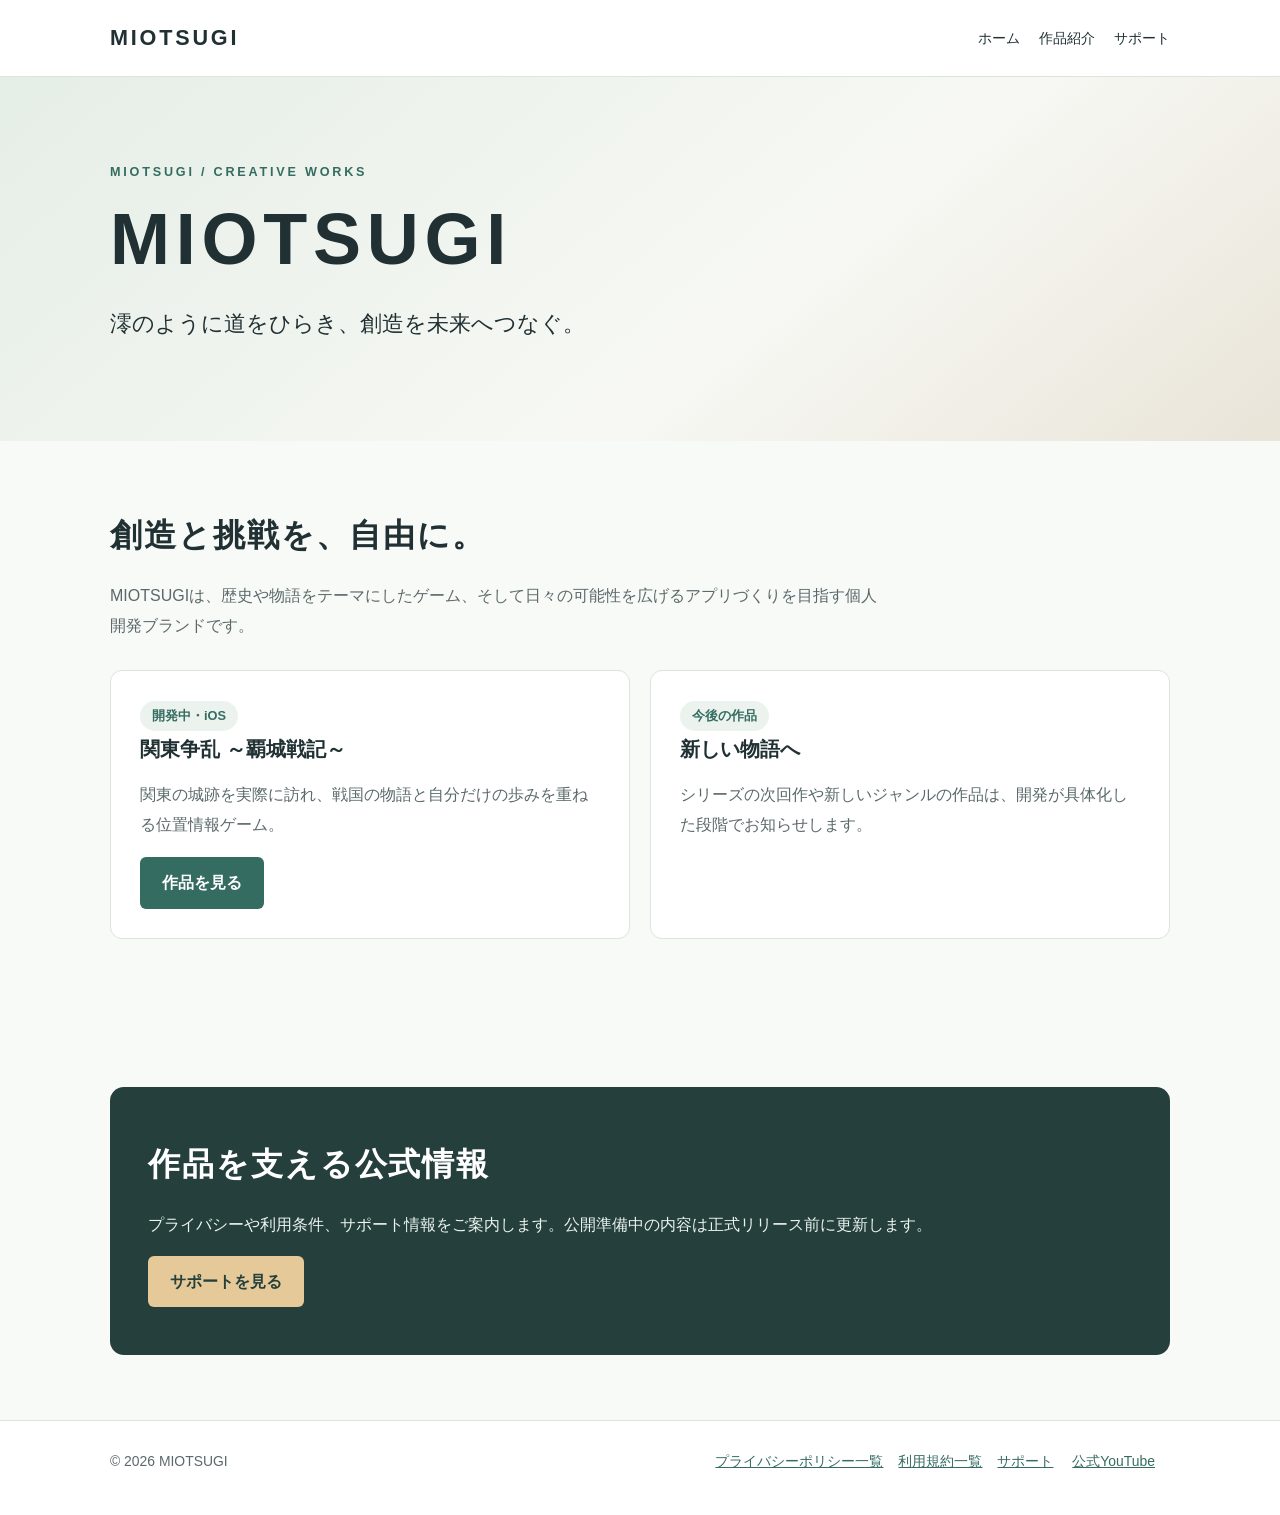
<file: index.html>
<!doctype html><html lang="ja"><head><meta charset="utf-8"><meta name="viewport" content="width=device-width, initial-scale=1"><meta name="description" content="澪のように道をひらき、創造を未来へつなぐ。"><meta name="theme-color" content="#356c62"><title>公式サイト | MIOTSUGI</title><link rel="stylesheet" href="./assets/css/style.css"></head><body><header class="site-header"><div class="wrap nav"><a class="logo" href="./">MIOTSUGI</a><nav class="navlinks" aria-label="メインナビゲーション"><a href="./">ホーム</a><a href="./games/hajo-senki/">作品紹介</a><a href="./support/">サポート</a></nav></div></header><main><section class="hero"><div class="wrap"><div class="eyebrow">MIOTSUGI / CREATIVE WORKS</div><h1>MIOTSUGI</h1><p class="lead">澪のように道をひらき、創造を未来へつなぐ。</p></div></section><section class="section"><div class="wrap"><h2>創造と挑戦を、自由に。</h2><p class="intro">MIOTSUGIは、歴史や物語をテーマにしたゲーム、そして日々の可能性を広げるアプリづくりを目指す個人開発ブランドです。</p><div class="cards"><article class="card"><span class="pill">開発中・iOS</span><h3>関東争乱 ～覇城戦記～</h3><p>関東の城跡を実際に訪れ、戦国の物語と自分だけの歩みを重ねる位置情報ゲーム。</p><a class="btn" href="games/hajo-senki/">作品を見る</a></article><article class="card"><span class="pill">今後の作品</span><h3>新しい物語へ</h3><p>シリーズの次回作や新しいジャンルの作品は、開発が具体化した段階でお知らせします。</p></article></div></div></section><section class="section"><div class="wrap"><div class="banner"><h2>作品を支える公式情報</h2><p>プライバシーや利用条件、サポート情報をご案内します。公開準備中の内容は正式リリース前に更新します。</p><a class="btn" href="support/">サポートを見る</a></div></div></section></main><footer class="footer"><div class="wrap"><span>© 2026 MIOTSUGI</span><div><a href="./privacy/">プライバシーポリシー一覧</a><a href="./terms/">利用規約一覧</a><a href="./support/">サポート</a>
<a href="https://www.youtube.com/@transient_digitalworks" target="_blank" rel="noopener noreferrer">公式YouTube</a>
</div></div></footer></body></html>
</file>
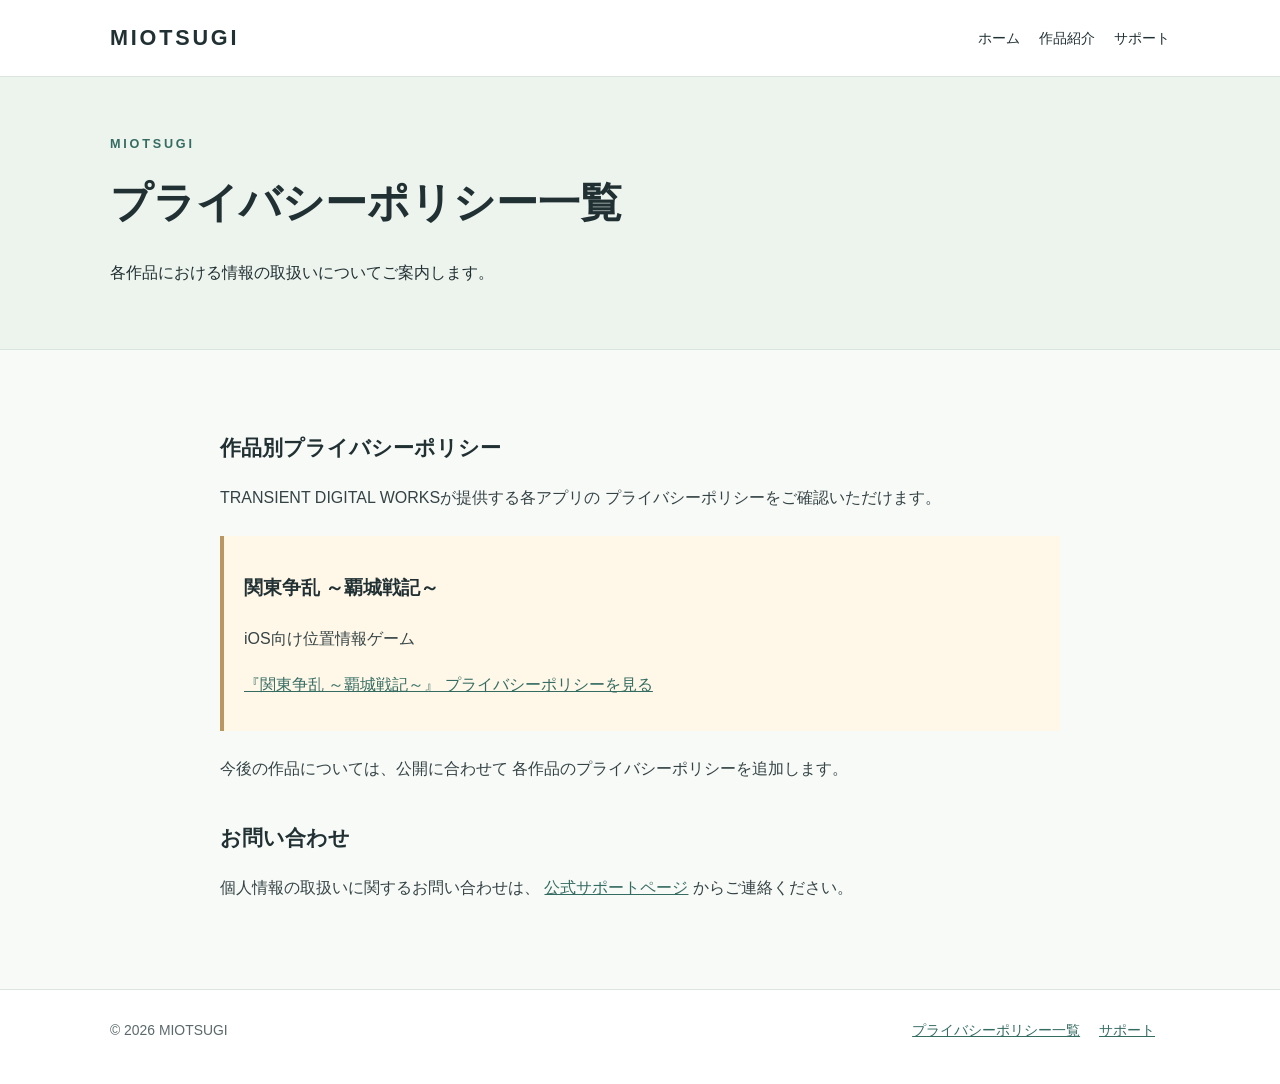
<file: privacy/index.html>
<!DOCTYPE html>
<html lang="ja">
<head>
  <meta charset="utf-8">
  <meta name="viewport" content="width=device-width, initial-scale=1">
  <meta name="description" content="TRANSIENT DIGITAL WORKSが提供するアプリのプライバシーポリシー一覧。">
  <meta name="theme-color" content="#356c62">
  <title>プライバシーポリシー一覧 | MIOTSUGI</title>
  <link rel="stylesheet" href="../assets/css/style.css">
</head>
<body>

<header class="site-header">
  <div class="wrap nav">
    <a class="logo" href="../">MIOTSUGI</a>
    <nav class="navlinks" aria-label="メインナビゲーション">
      <a href="../">ホーム</a>
      <a href="../games/hajo-senki/">作品紹介</a>
      <a href="../support/">サポート</a>
    </nav>
  </div>
</header>

<main>
  <section class="pagehead">
    <div class="wrap">
      <div class="eyebrow">MIOTSUGI</div>
      <h1>プライバシーポリシー一覧</h1>
      <p>各作品における情報の取扱いについてご案内します。</p>
    </div>
  </section>

  <section class="content wrap">
    <h2>作品別プライバシーポリシー</h2>

    <p>
      TRANSIENT DIGITAL WORKSが提供する各アプリの
      プライバシーポリシーをご確認いただけます。
    </p>

    <div class="note">
      <h3>関東争乱 ～覇城戦記～</h3>
      <p>iOS向け位置情報ゲーム</p>
      <p>
        <a href="./hajo-senki/">
          『関東争乱 ～覇城戦記～』
          プライバシーポリシーを見る
        </a>
      </p>
    </div>

    <p>
      今後の作品については、公開に合わせて
      各作品のプライバシーポリシーを追加します。
    </p>

    <h2>お問い合わせ</h2>
    <p>
      個人情報の取扱いに関するお問い合わせは、
      <a href="../support/">公式サポートページ</a>
      からご連絡ください。
    </p>
  </section>
</main>

<footer class="footer">
  <div class="wrap">
    <span>© 2026 MIOTSUGI</span>
    <div>
      <a href="../privacy/">プライバシーポリシー一覧</a>
      <a href="../support/">サポート</a>
    </div>
  </div>
</footer>

</body>
</html>
</file>
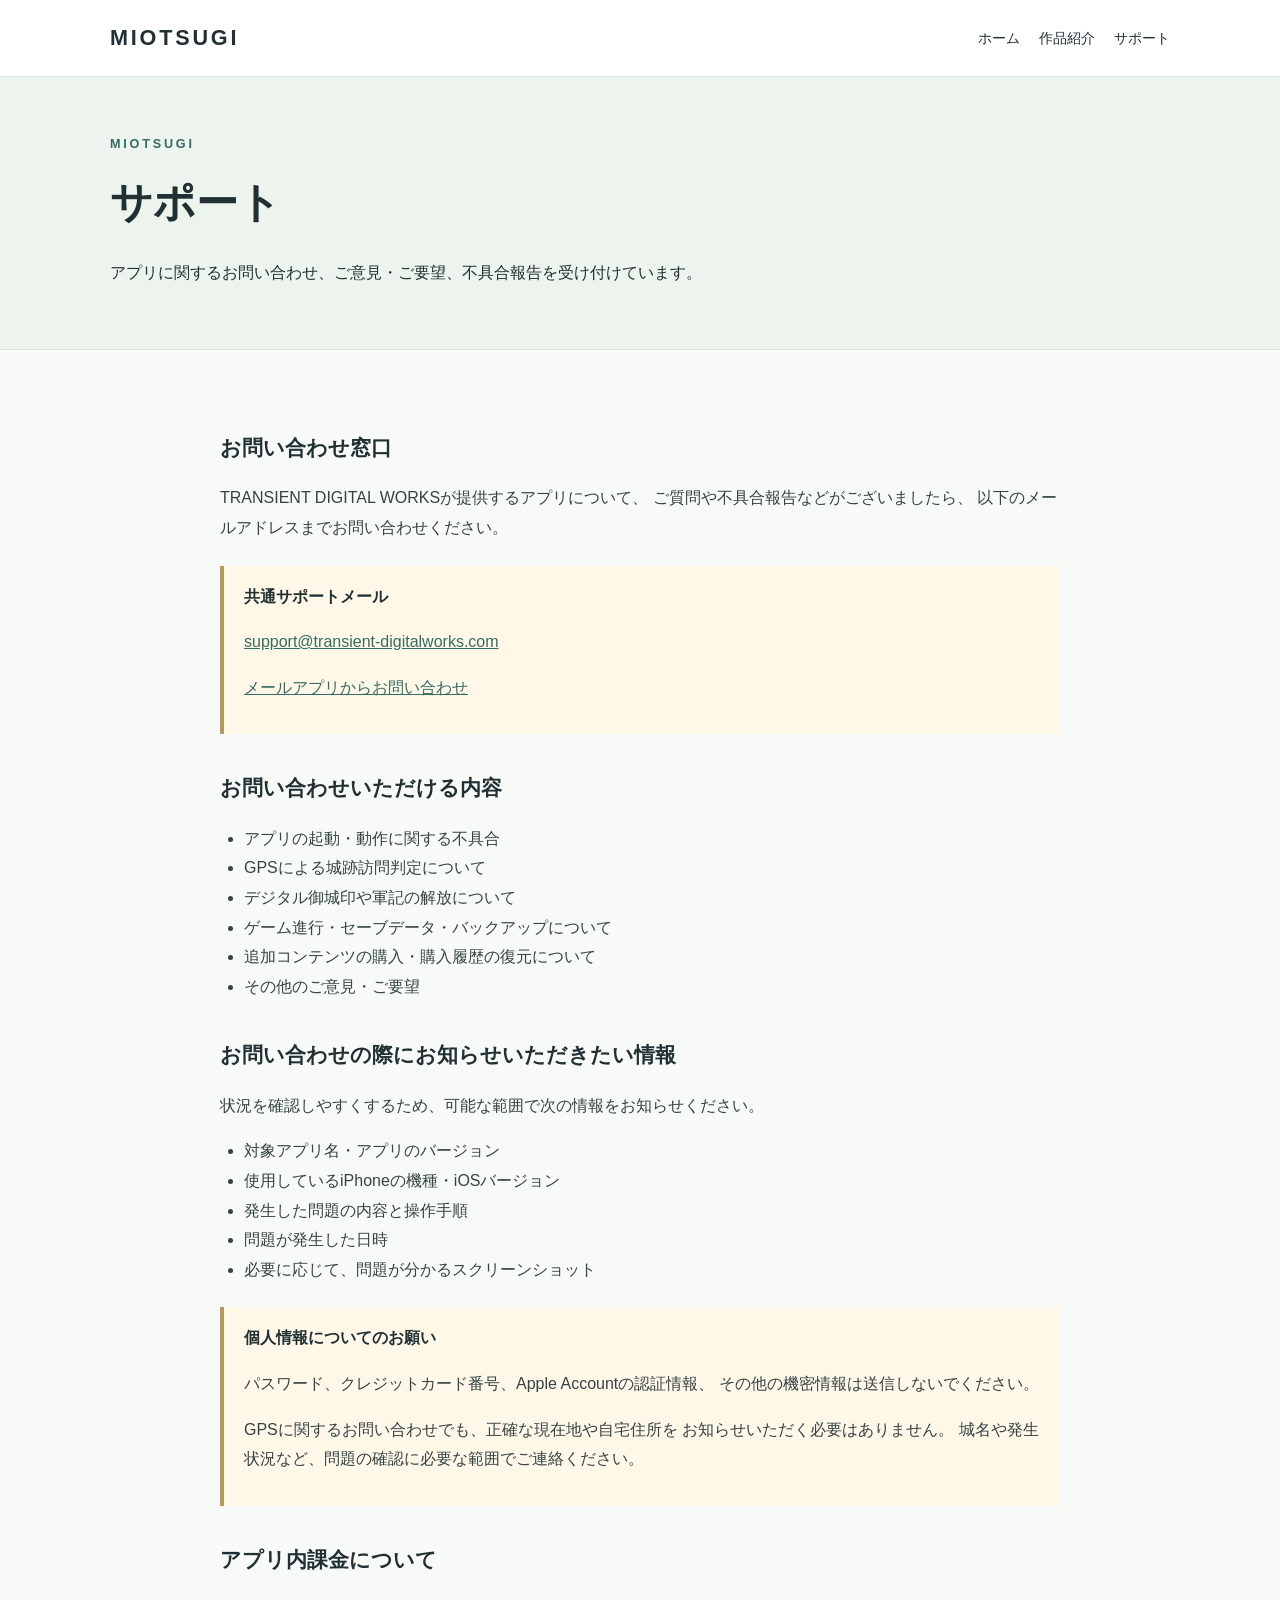
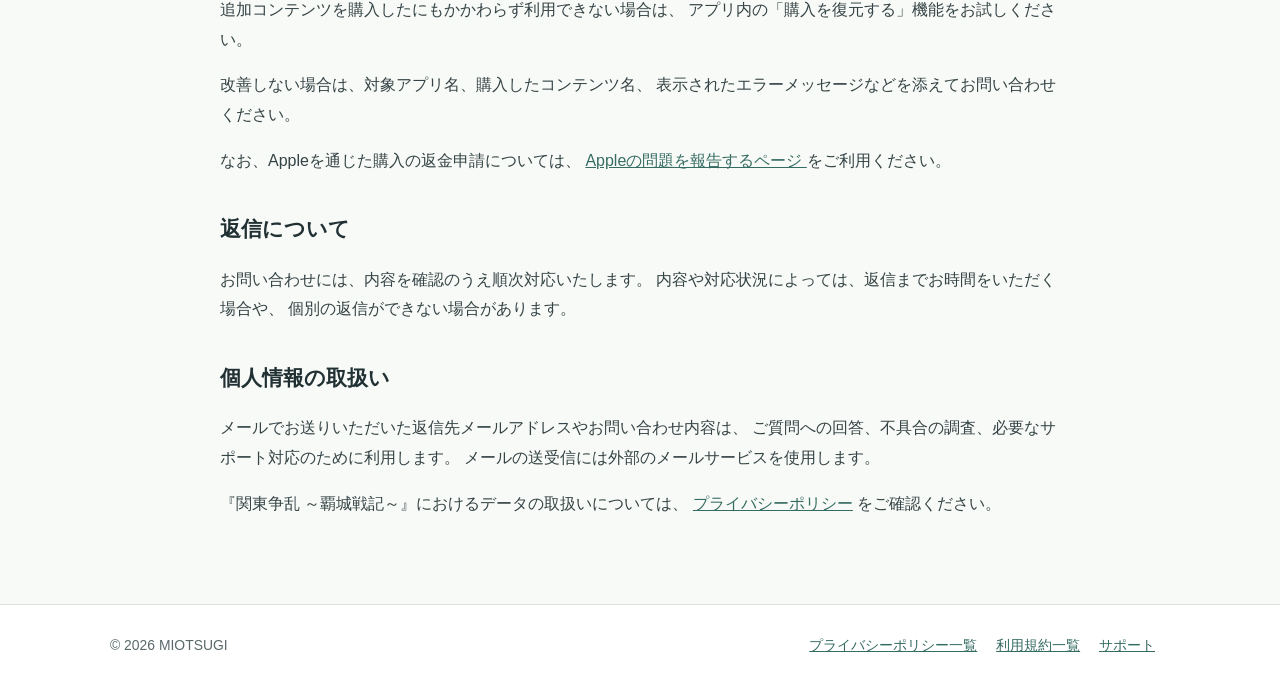
<file: support/index.html>
<!DOCTYPE html>
<html lang="ja">
<head>
  <meta charset="utf-8">
  <meta name="viewport" content="width=device-width, initial-scale=1">
  <meta name="description" content="TRANSIENT DIGITAL WORKSのアプリに関するお問い合わせ、不具合報告、ご意見・ご要望のご案内。">
  <meta name="theme-color" content="#356c62">
  <title>サポート | MIOTSUGI</title>
  <link rel="stylesheet" href="../assets/css/style.css">
</head>
<body>

<header class="site-header">
  <div class="wrap nav">
    <a class="logo" href="../">MIOTSUGI</a>
    <nav class="navlinks" aria-label="メインナビゲーション">
      <a href="../">ホーム</a>
      <a href="../games/hajo-senki/">作品紹介</a>
      <a href="../support/">サポート</a>
    </nav>
  </div>
</header>

<main>
  <section class="pagehead">
    <div class="wrap">
      <div class="eyebrow">MIOTSUGI</div>
      <h1>サポート</h1>
      <p>アプリに関するお問い合わせ、ご意見・ご要望、不具合報告を受け付けています。</p>
    </div>
  </section>

  <section class="content wrap">

    <h2>お問い合わせ窓口</h2>
    <p>
      TRANSIENT DIGITAL WORKSが提供するアプリについて、
      ご質問や不具合報告などがございましたら、
      以下のメールアドレスまでお問い合わせください。
    </p>

    <div class="note">
      <strong>共通サポートメール</strong>
      <p style="overflow-wrap:anywhere;">
        <a href="mailto:support@transient-digitalworks.com">
          support@transient-digitalworks.com
        </a>
      </p>
      <p>
        <a href="mailto:support@transient-digitalworks.com?subject=%E3%82%A2%E3%83%97%E3%83%AA%E3%81%AB%E9%96%A2%E3%81%99%E3%82%8B%E3%81%8A%E5%95%8F%E3%81%84%E5%90%88%E3%82%8F%E3%81%9B">
          メールアプリからお問い合わせ
        </a>
      </p>
    </div>

    <h2>お問い合わせいただける内容</h2>
    <ul>
      <li>アプリの起動・動作に関する不具合</li>
      <li>GPSによる城跡訪問判定について</li>
      <li>デジタル御城印や軍記の解放について</li>
      <li>ゲーム進行・セーブデータ・バックアップについて</li>
      <li>追加コンテンツの購入・購入履歴の復元について</li>
      <li>その他のご意見・ご要望</li>
    </ul>

    <h2>お問い合わせの際にお知らせいただきたい情報</h2>
    <p>
      状況を確認しやすくするため、可能な範囲で次の情報をお知らせください。
    </p>
    <ul>
      <li>対象アプリ名・アプリのバージョン</li>
      <li>使用しているiPhoneの機種・iOSバージョン</li>
      <li>発生した問題の内容と操作手順</li>
      <li>問題が発生した日時</li>
      <li>必要に応じて、問題が分かるスクリーンショット</li>
    </ul>

    <div class="note">
      <strong>個人情報についてのお願い</strong>
      <p>
        パスワード、クレジットカード番号、Apple Accountの認証情報、
        その他の機密情報は送信しないでください。
      </p>
      <p>
        GPSに関するお問い合わせでも、正確な現在地や自宅住所を
        お知らせいただく必要はありません。
        城名や発生状況など、問題の確認に必要な範囲でご連絡ください。
      </p>
    </div>

    <h2>アプリ内課金について</h2>
    <p>
      追加コンテンツを購入したにもかかわらず利用できない場合は、
      アプリ内の「購入を復元する」機能をお試しください。
    </p>
    <p>
      改善しない場合は、対象アプリ名、購入したコンテンツ名、
      表示されたエラーメッセージなどを添えてお問い合わせください。
    </p>
    <p>
      なお、Appleを通じた購入の返金申請については、
      <a href="https://reportaproblem.apple.com/"
         target="_blank" rel="noopener noreferrer">
        Appleの問題を報告するページ
      </a>
      をご利用ください。
    </p>

    <h2>返信について</h2>
    <p>
      お問い合わせには、内容を確認のうえ順次対応いたします。
      内容や対応状況によっては、返信までお時間をいただく場合や、
      個別の返信ができない場合があります。
    </p>

    <h2>個人情報の取扱い</h2>
    <p>
      メールでお送りいただいた返信先メールアドレスやお問い合わせ内容は、
      ご質問への回答、不具合の調査、必要なサポート対応のために利用します。
      メールの送受信には外部のメールサービスを使用します。
    </p>
    <p>
      『関東争乱 ～覇城戦記～』におけるデータの取扱いについては、
      <a href="../privacy/hajo-senki/">プライバシーポリシー</a>
      をご確認ください。
    </p>

  </section>
</main>

<footer class="footer">
  <div class="wrap">
    <span>© 2026 MIOTSUGI</span>
    <div>
     <a href="../privacy/">プライバシーポリシー一覧</a>
      <a href="../terms/">利用規約一覧</a>
      <a href="../support/">サポート</a>
    </div>
  </div>
</footer>

</body>
</html>
</file>
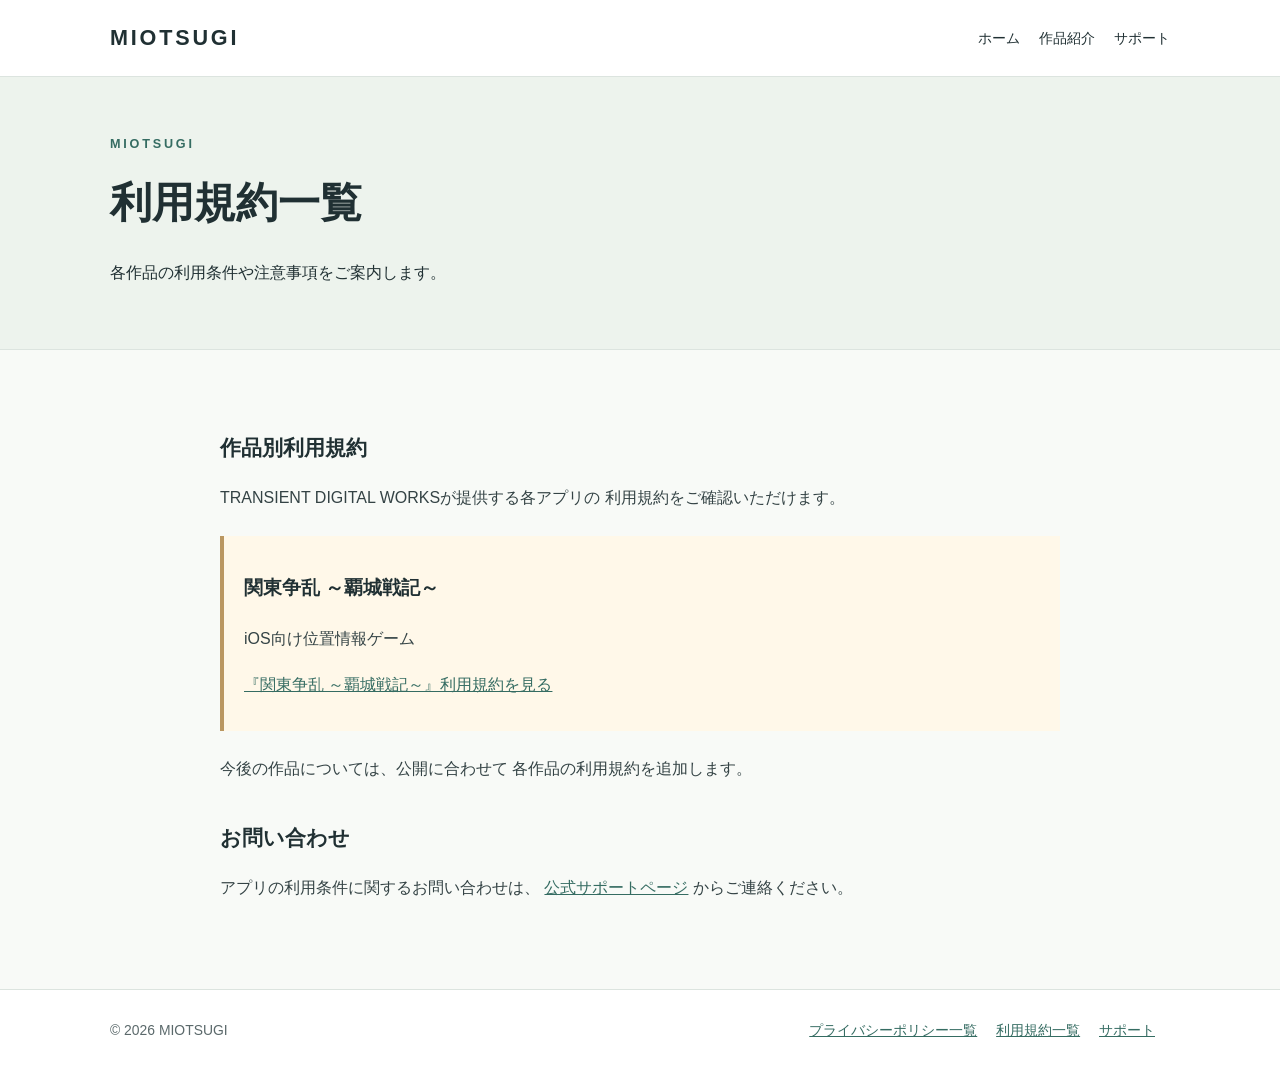
<file: terms/index.html>
<!DOCTYPE html>
<html lang="ja">
<head>
  <meta charset="utf-8">
  <meta name="viewport" content="width=device-width, initial-scale=1">
  <meta name="description" content="TRANSIENT DIGITAL WORKSが提供するアプリの利用規約一覧。">
  <meta name="theme-color" content="#356c62">
  <title>利用規約一覧 | MIOTSUGI</title>
  <link rel="stylesheet" href="../assets/css/style.css">
</head>
<body>

<header class="site-header">
  <div class="wrap nav">
    <a class="logo" href="../">MIOTSUGI</a>
    <nav class="navlinks" aria-label="メインナビゲーション">
      <a href="../">ホーム</a>
      <a href="../games/hajo-senki/">作品紹介</a>
      <a href="../support/">サポート</a>
    </nav>
  </div>
</header>

<main>
  <section class="pagehead">
    <div class="wrap">
      <div class="eyebrow">MIOTSUGI</div>
      <h1>利用規約一覧</h1>
      <p>各作品の利用条件や注意事項をご案内します。</p>
    </div>
  </section>

  <section class="content wrap">
    <h2>作品別利用規約</h2>

    <p>
      TRANSIENT DIGITAL WORKSが提供する各アプリの
      利用規約をご確認いただけます。
    </p>

    <div class="note">
      <h3>関東争乱 ～覇城戦記～</h3>
      <p>iOS向け位置情報ゲーム</p>
      <p>
        <a href="./hajo-senki/">
          『関東争乱 ～覇城戦記～』利用規約を見る
        </a>
      </p>
    </div>

    <p>
      今後の作品については、公開に合わせて
      各作品の利用規約を追加します。
    </p>

    <h2>お問い合わせ</h2>
    <p>
      アプリの利用条件に関するお問い合わせは、
      <a href="../support/">公式サポートページ</a>
      からご連絡ください。
    </p>
  </section>
</main>

<footer class="footer">
  <div class="wrap">
    <span>© 2026 MIOTSUGI</span>
    <div>
      <a href="../privacy/">プライバシーポリシー一覧</a>
      <a href="../terms/">利用規約一覧</a>
      <a href="../support/">サポート</a>
    </div>
  </div>
</footer>

</body>
</html>
</file>
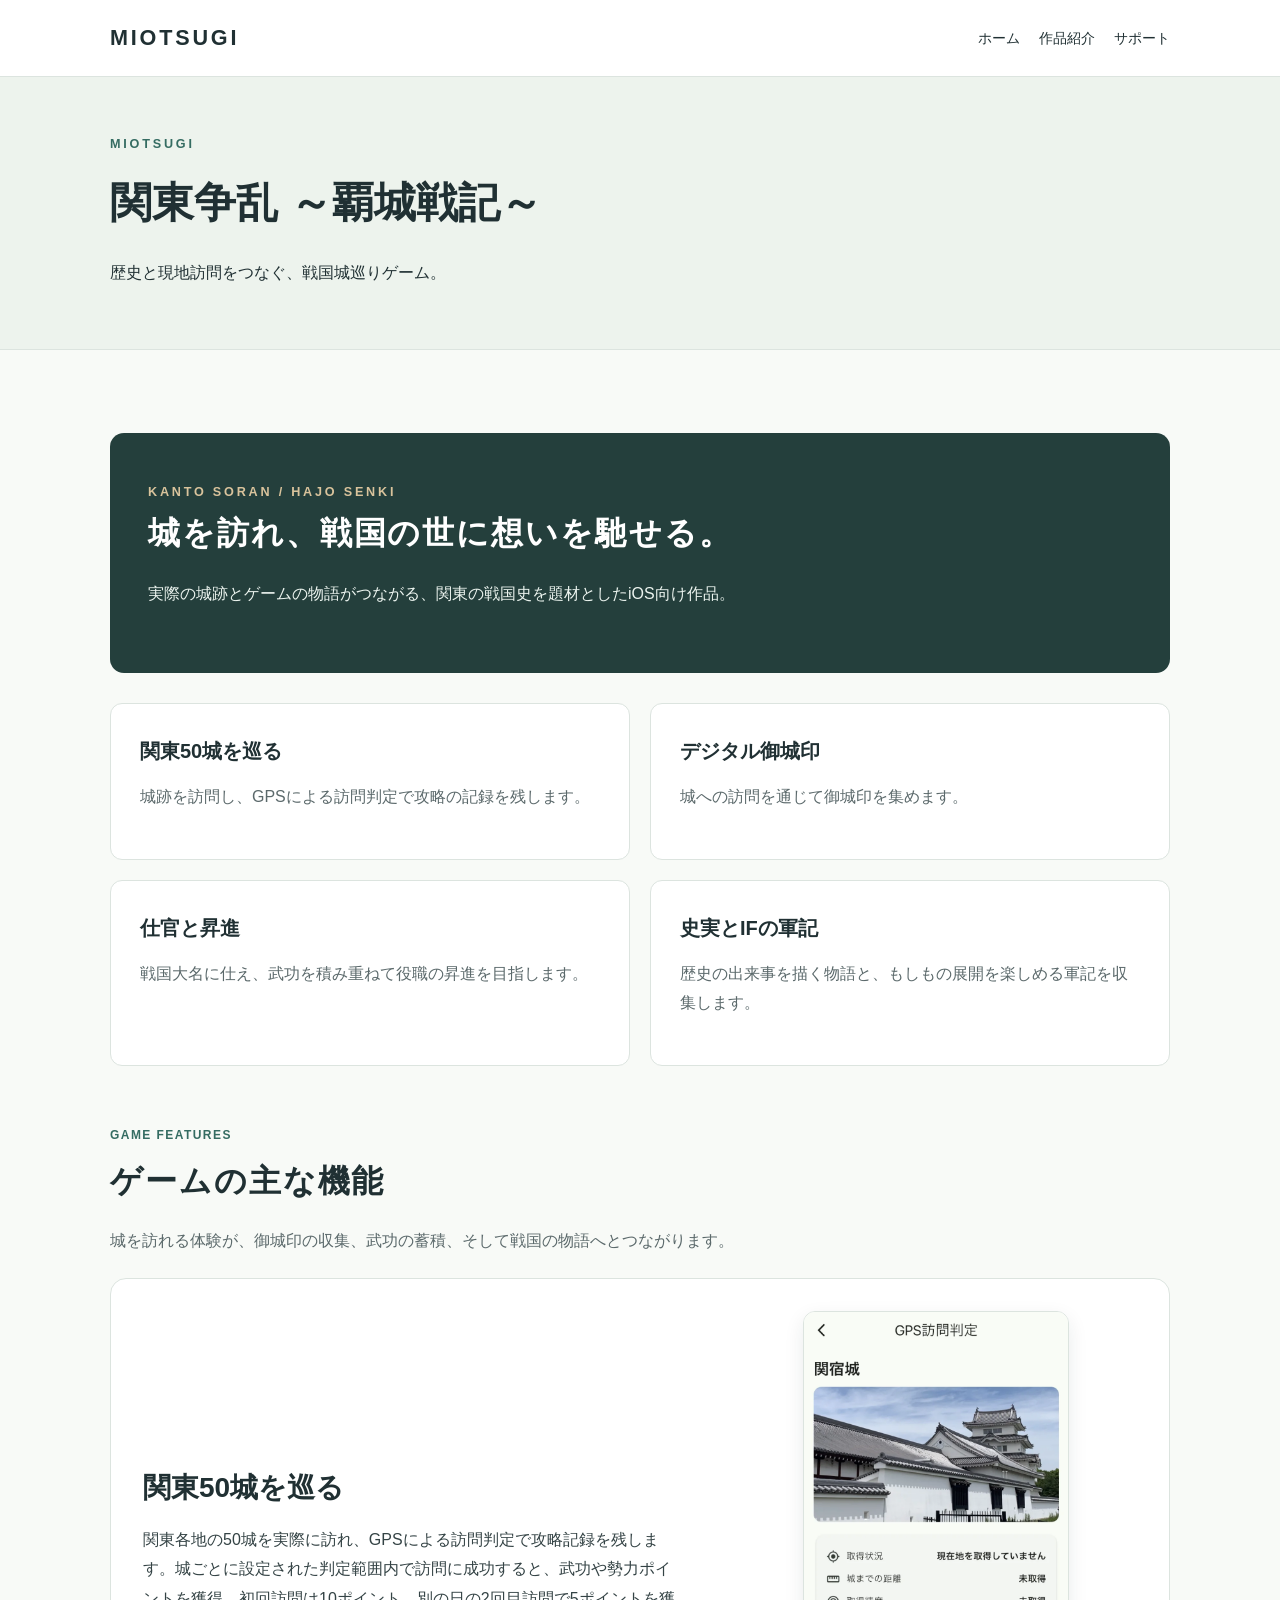
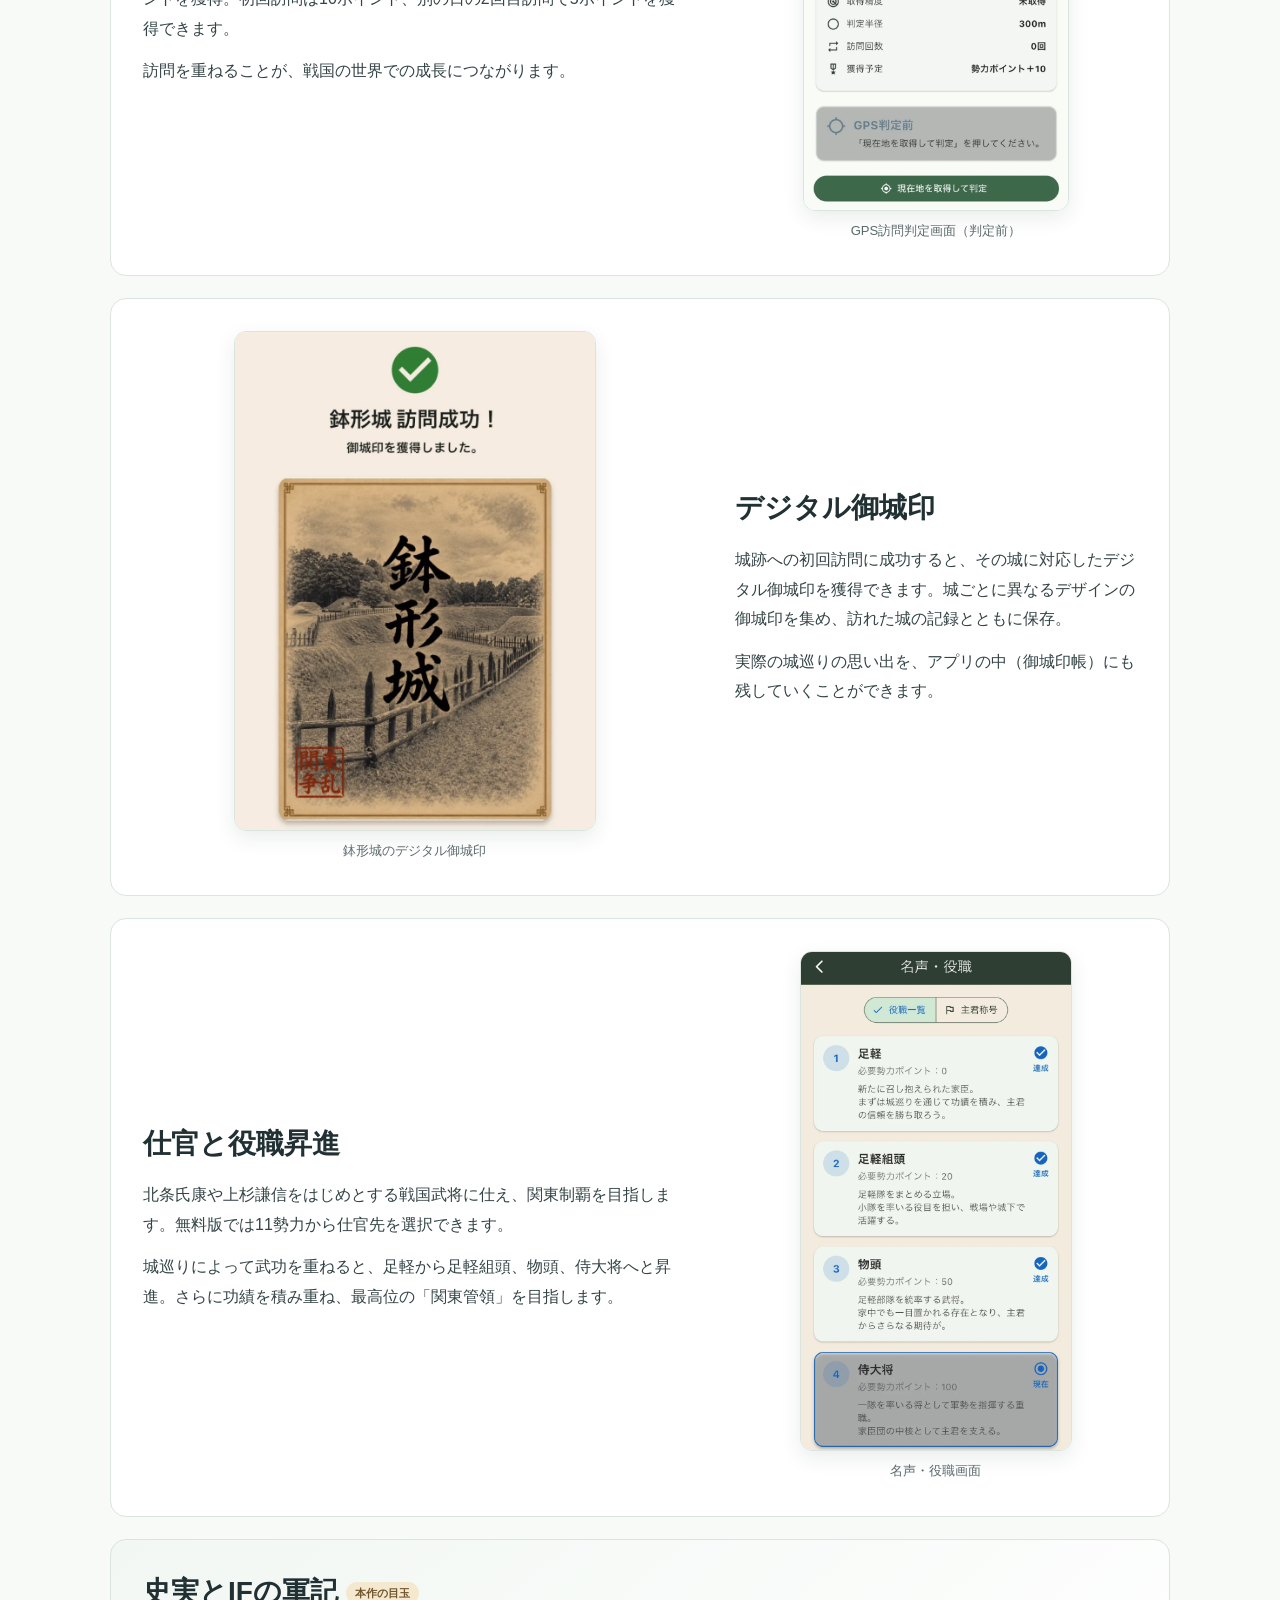
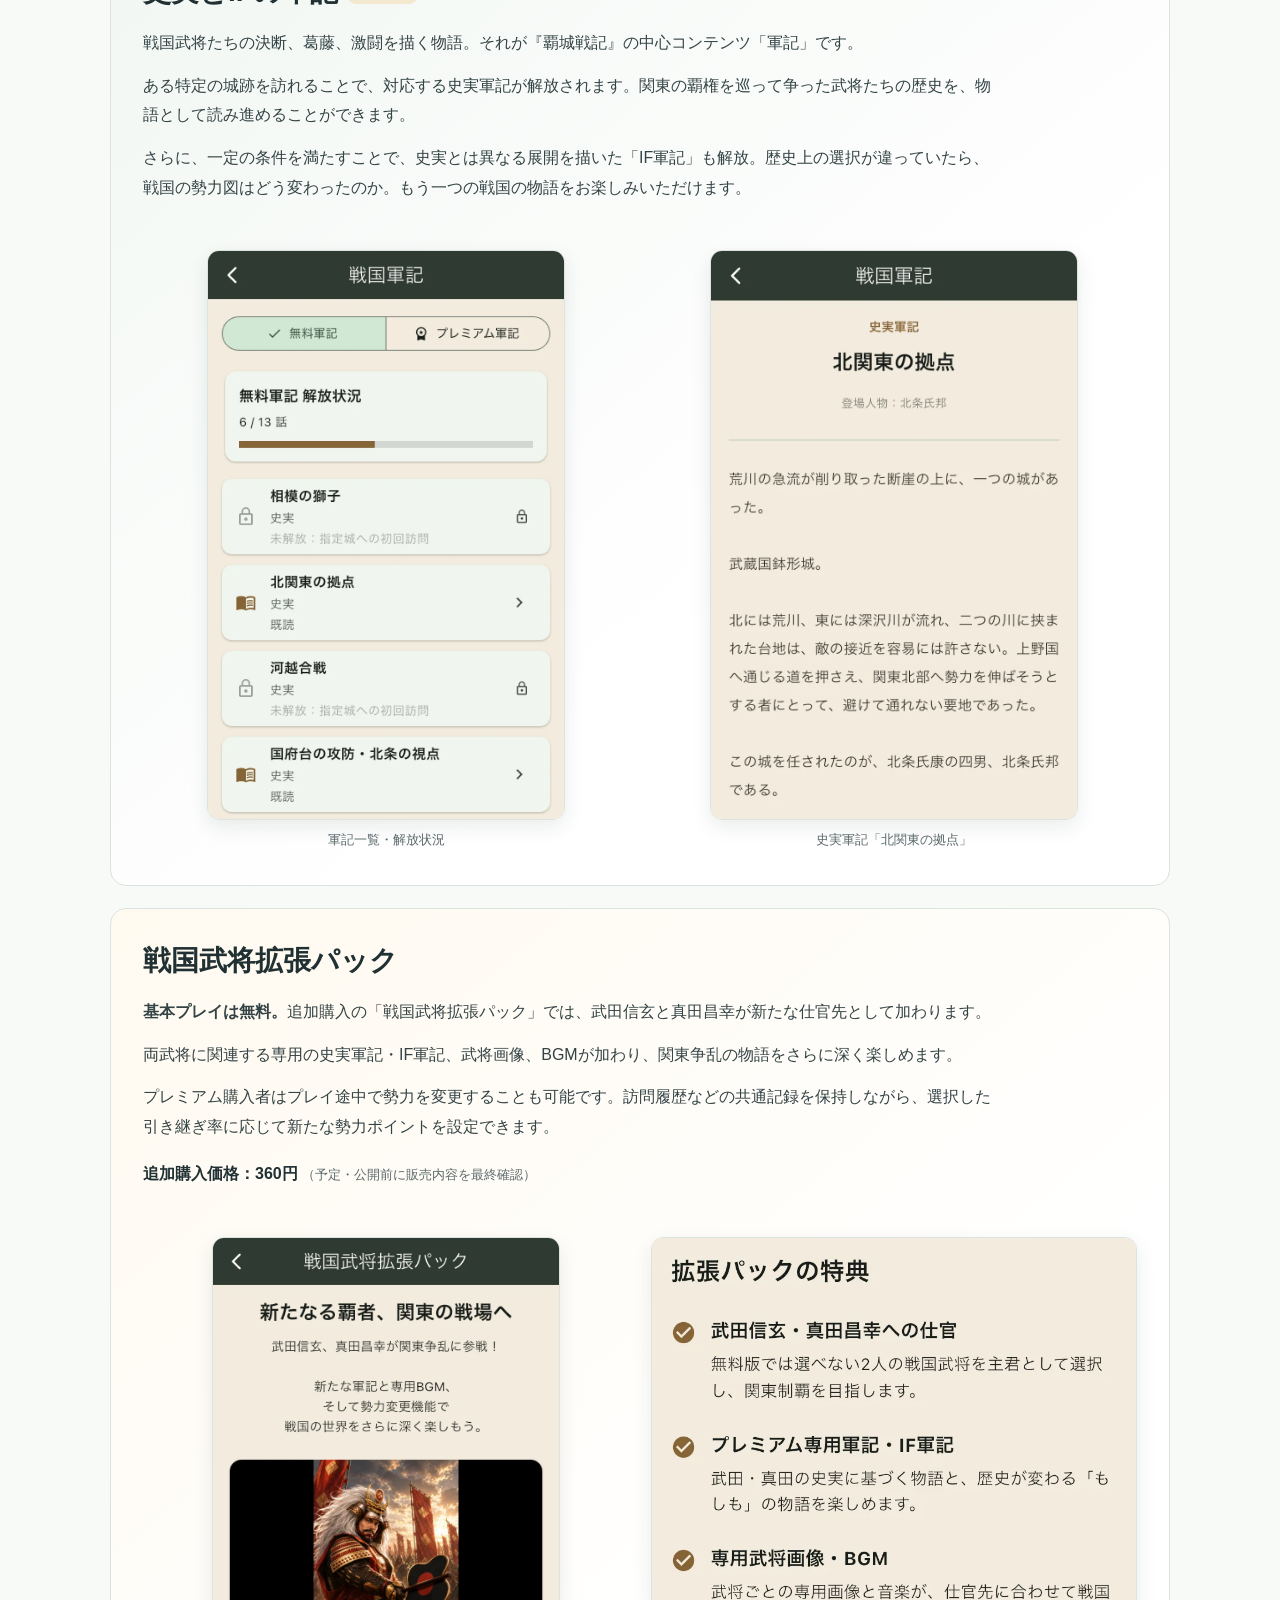
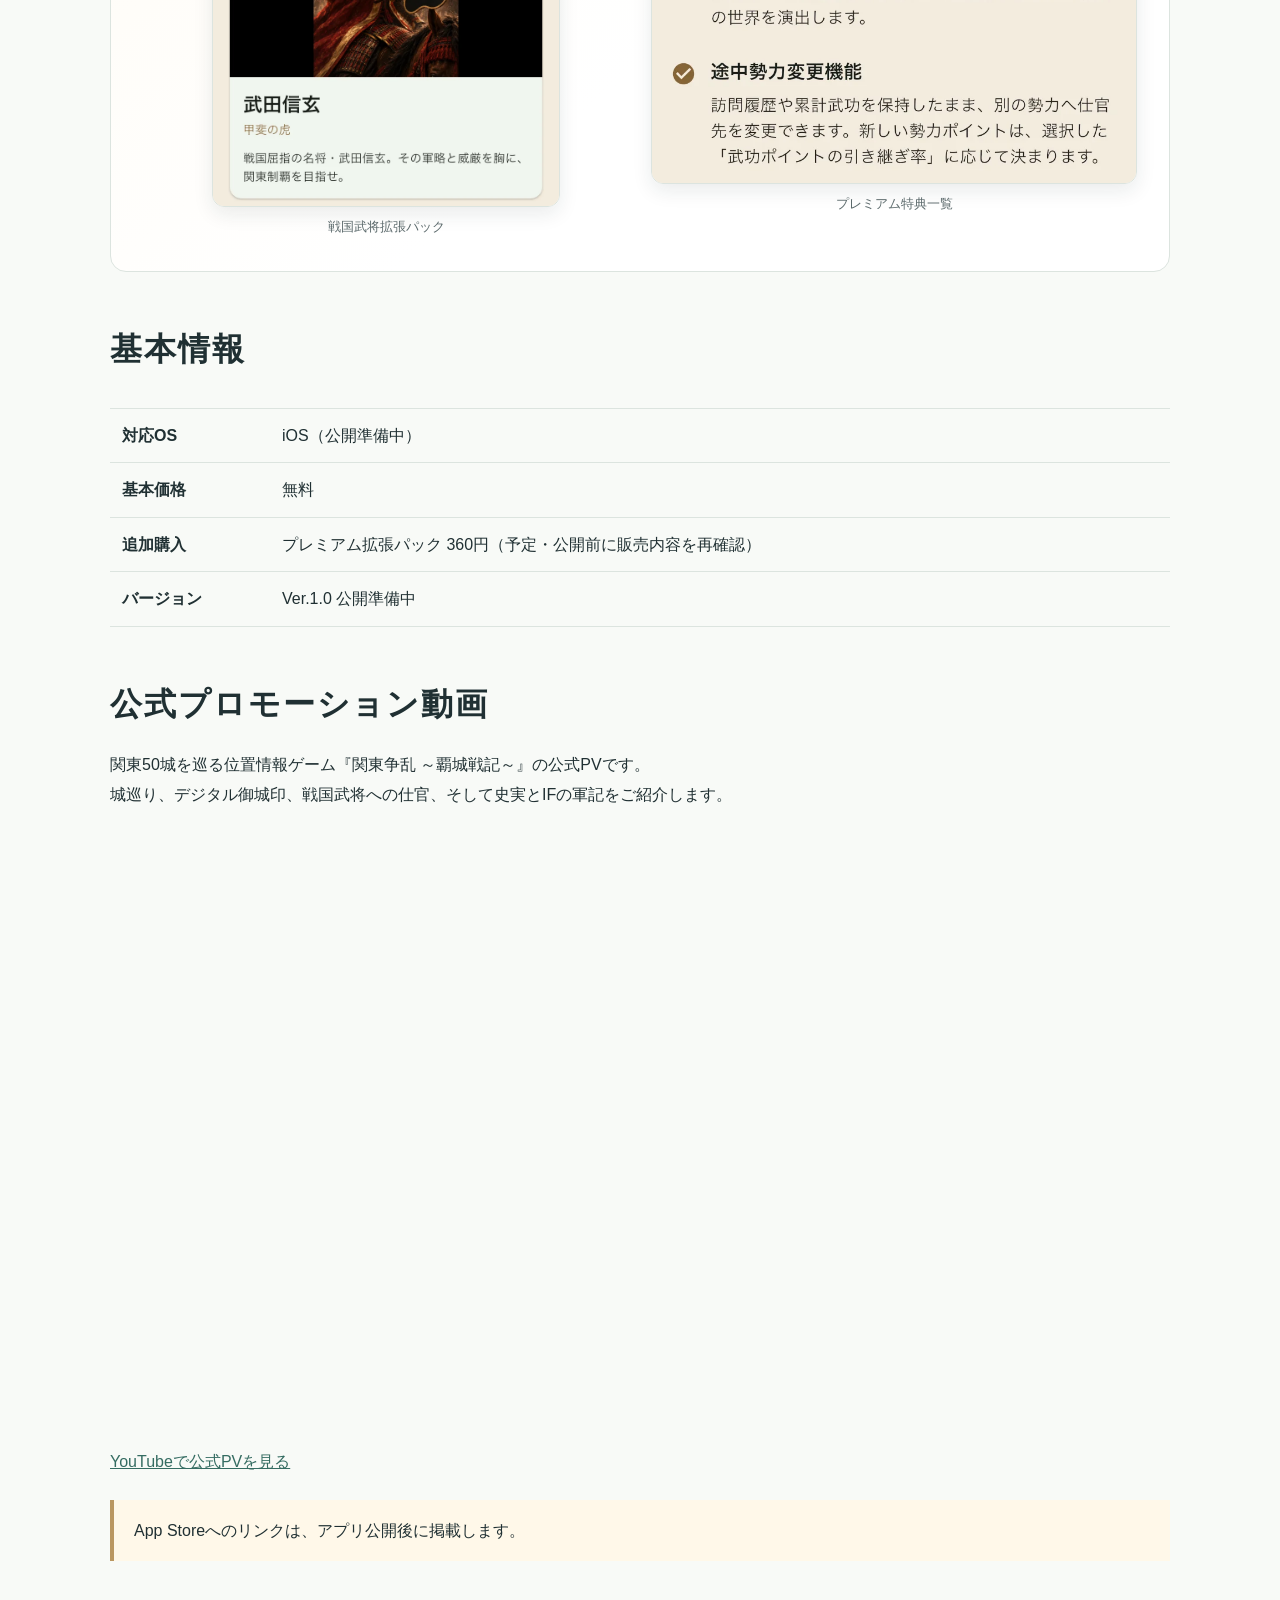
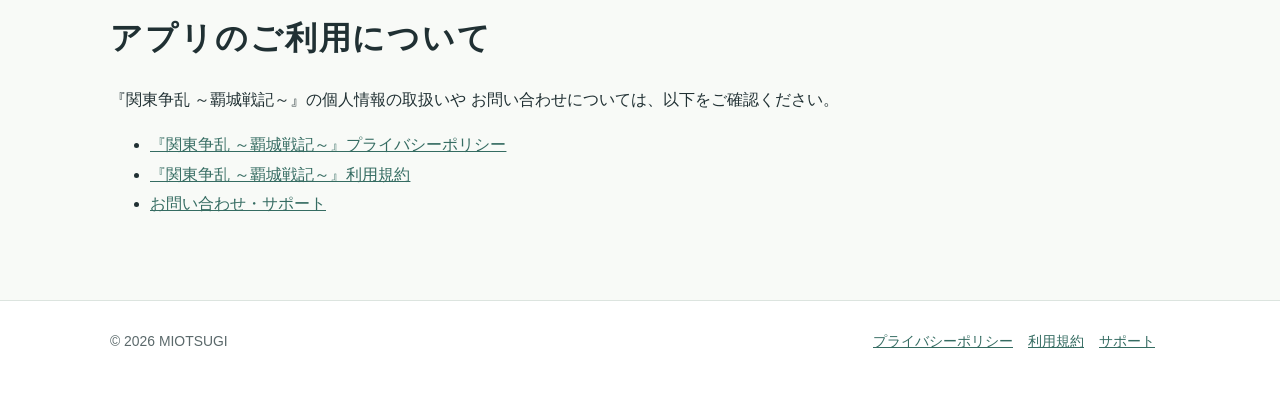
<file: games/hajo-senki/index.html>
<!doctype html><html lang="ja"><head><meta charset="utf-8"><meta name="viewport" content="width=device-width, initial-scale=1"><meta name="description" content="歴史と現地訪問をつなぐ、戦国城巡りゲーム。"><meta name="theme-color" content="#356c62"><title>関東争乱 ～覇城戦記～ | MIOTSUGI</title><link rel="stylesheet" href="../../assets/css/style.css"></head><body><header class="site-header"><div class="wrap nav"><a class="logo" href="../../">MIOTSUGI</a><nav class="navlinks" aria-label="メインナビゲーション"><a href="../../">ホーム</a><a href="../../games/hajo-senki/">作品紹介</a><a href="../../support/">サポート</a></nav></div></header><main><section class="pagehead"><div class="wrap"><div class="eyebrow">MIOTSUGI</div><h1>関東争乱 ～覇城戦記～</h1><p>歴史と現地訪問をつなぐ、戦国城巡りゲーム。</p></div></section><section class="section"><div class="wrap"><div class="banner"><div class="eyebrow" style="color:#d9c39c">KANTO SORAN / HAJO SENKI</div><h2>城を訪れ、戦国の世に想いを馳せる。</h2><p>実際の城跡とゲームの物語がつながる、関東の戦国史を題材としたiOS向け作品。</p></div><div class="cards"><article class="card"><h3>関東50城を巡る</h3><p>城跡を訪問し、GPSによる訪問判定で攻略の記録を残します。</p></article><article class="card"><h3>デジタル御城印</h3><p>城への訪問を通じて御城印を集めます。</p></article><article class="card"><h3>仕官と昇進</h3><p>戦国大名に仕え、武功を積み重ねて役職の昇進を目指します。</p></article><article class="card"><h3>史実とIFの軍記</h3><p>歴史の出来事を描く物語と、もしもの展開を楽しめる軍記を収集します。</p></article></div><section class="game-features" aria-labelledby="game-features-title">
  <div class="game-features-heading">
    <p class="game-features-kicker">GAME FEATURES</p>
    <h2 id="game-features-title">ゲームの主な機能</h2>
    <p>城を訪れる体験が、御城印の収集、武功の蓄積、そして戦国の物語へとつながります。</p>
  </div>

  <article class="game-feature" id="feature-gps">
    <div class="game-feature-copy">
      
      <h3>関東50城を巡る</h3>
      <p>関東各地の50城を実際に訪れ、GPSによる訪問判定で攻略記録を残します。城ごとに設定された判定範囲内で訪問に成功すると、武功や勢力ポイントを獲得。初回訪問は10ポイント、別の日の2回目訪問で5ポイントを獲得できます。</p>
      <p>訪問を重ねることが、戦国の世界での成長につながります。</p>
    </div>
    <figure class="game-shot">
      <img src="../../assets/images/hajo-senki/gps-visit.webp" alt="関宿城のGPS訪問判定画面。位置情報の取得状況、判定半径、訪問回数、獲得予定ポイントを表示" width="826" height="1554" loading="lazy" decoding="async">
      <figcaption>GPS訪問判定画面（判定前）</figcaption>
    </figure>
  </article>

  <article class="game-feature game-feature-reverse" id="feature-goshuin">
    <div class="game-feature-copy">
      <h3>デジタル御城印</h3>
      <p>城跡への初回訪問に成功すると、その城に対応したデジタル御城印を獲得できます。城ごとに異なるデザインの御城印を集め、訪れた城の記録とともに保存。</p>
      <p>実際の城巡りの思い出を、アプリの中（御城印帳）にも残していくことができます。</p>
    </div>
    <figure class="game-shot">
      <img src="../../assets/images/hajo-senki/goshuin.webp" alt="鉢形城の訪問成功とデジタル御城印獲得画面" width="828" height="1144" loading="lazy" decoding="async">
      <figcaption>鉢形城のデジタル御城印</figcaption>
    </figure>
  </article>

  <article class="game-feature" id="feature-ranks">
    <div class="game-feature-copy">
      <h3>仕官と役職昇進</h3>
      <p>北条氏康や上杉謙信をはじめとする戦国武将に仕え、関東制覇を目指します。無料版では11勢力から仕官先を選択できます。</p>
      <p>城巡りによって武功を重ねると、足軽から足軽組頭、物頭、侍大将へと昇進。さらに功績を積み重ね、最高位の「関東管領」を目指します。</p>
    </div>
    <figure class="game-shot">
      <img src="../../assets/images/hajo-senki/ranks.webp" alt="名声・役職の一覧画面。必要勢力ポイントと達成済み・現在の役職を表示" width="828" height="1532" loading="lazy" decoding="async">
      <figcaption>名声・役職画面</figcaption>
    </figure>
  </article>

  <article class="game-feature game-feature-highlight" id="feature-gunki">
    <div class="game-feature-copy">
      <h3>史実とIFの軍記 <span class="game-feature-tag">本作の目玉</span></h3>
      <p>戦国武将たちの決断、葛藤、激闘を描く物語。それが『覇城戦記』の中心コンテンツ「軍記」です。</p>
      <p>ある特定の城跡を訪れることで、対応する史実軍記が解放されます。関東の覇権を巡って争った武将たちの歴史を、物語として読み進めることができます。</p>
      <p>さらに、一定の条件を満たすことで、史実とは異なる展開を描いた「IF軍記」も解放。歴史上の選択が違っていたら、戦国の勢力図はどう変わったのか。もう一つの戦国の物語をお楽しみいただけます。</p>
    </div>
    <div class="game-shot-pair">
      <figure class="game-shot">
        <img src="../../assets/images/hajo-senki/gunki-list.webp" alt="戦国軍記の一覧画面。無料軍記の解放状況と各話の既読・未解放表示" width="828" height="1322" loading="lazy" decoding="async">
        <figcaption>軍記一覧・解放状況</figcaption>
      </figure>
      <figure class="game-shot">
        <img src="../../assets/images/hajo-senki/gunki-story.webp" alt="史実軍記『北関東の拠点』の本文画面" width="828" height="1286" loading="lazy" decoding="async">
        <figcaption>史実軍記「北関東の拠点」</figcaption>
      </figure>
    </div>
  </article>

  <article class="game-feature game-feature-highlight game-feature-premium" id="feature-premium">
    <div class="game-feature-copy">
      <h3>戦国武将拡張パック</h3>
      <p><strong>基本プレイは無料。</strong>追加購入の「戦国武将拡張パック」では、武田信玄と真田昌幸が新たな仕官先として加わります。</p>
      <p>両武将に関連する専用の史実軍記・IF軍記、武将画像、BGMが加わり、関東争乱の物語をさらに深く楽しめます。</p>
      <p>プレミアム購入者はプレイ途中で勢力を変更することも可能です。訪問履歴などの共通記録を保持しながら、選択した引き継ぎ率に応じて新たな勢力ポイントを設定できます。</p>
      <p class="game-premium-price">追加購入価格：360円 <span>（予定・公開前に販売内容を最終確認）</span></p>
    </div>
    <div class="game-shot-pair">
      <figure class="game-shot">
        <img src="../../assets/images/hajo-senki/premium-pack.webp" alt="戦国武将拡張パックの紹介画面。武田信玄の武将画像と追加内容を表示" width="828" height="1358" loading="lazy" decoding="async">
        <figcaption>戦国武将拡張パック</figcaption>
      </figure>
      <figure class="game-shot">
        <img src="../../assets/images/hajo-senki/premium-benefits.webp" alt="拡張パックの特典内容。武田信玄・真田昌幸への仕官、専用軍記・IF軍記、画像とBGM、途中勢力変更機能" width="828" height="933" loading="lazy" decoding="async">
        <figcaption>プレミアム特典一覧</figcaption>
      </figure>
    </div>
  </article>
</section><h2 style="margin-top:48px">基本情報</h2><dl class="facts"><dt>対応OS</dt><dd>iOS（公開準備中）</dd><dt>基本価格</dt><dd>無料</dd><dt>追加購入</dt><dd>プレミアム拡張パック 360円（予定・公開前に販売内容を再確認）</dd><dt>バージョン</dt><dd>Ver.1.0 公開準備中</dd></dl>
<h2 style="margin-top:48px">公式プロモーション動画</h2>
<p>関東50城を巡る位置情報ゲーム『関東争乱 ～覇城戦記～』の公式PVです。<br>城巡り、デジタル御城印、戦国武将への仕官、そして史実とIFの軍記をご紹介します。</p>

<iframe
  width="100%"
  style="aspect-ratio:16/9; border:0; border-radius:12px;"
  src="https://www.youtube-nocookie.com/embed/g72rh49mto0"
  title="関東争乱 ～覇城戦記～ 公式PV"
  loading="lazy"
  allow="accelerometer; autoplay; clipboard-write; encrypted-media; gyroscope; picture-in-picture; web-share"
  referrerpolicy="strict-origin-when-cross-origin"
  allowfullscreen>
</iframe>

<p>
  <a href="https://www.youtube.com/watch?v=g72rh49mto0"
     target="_blank"
     rel="noopener noreferrer">
    YouTubeで公式PVを見る
  </a>
</p>


<div class="note">
  App Storeへのリンクは、アプリ公開後に掲載します。
</div>

<section aria-labelledby="game-legal-title" style="margin-top:48px">
  <h2 id="game-legal-title">アプリのご利用について</h2>

  <p>
    『関東争乱 ～覇城戦記～』の個人情報の取扱いや
    お問い合わせについては、以下をご確認ください。
  </p>

  
<ul>
  <li>
    <a href="../../privacy/hajo-senki/">
      『関東争乱 ～覇城戦記～』プライバシーポリシー
    </a>
  </li>
  <li>
    <a href="../../terms/hajo-senki/">
      『関東争乱 ～覇城戦記～』利用規約
    </a>
  </li>
  <li>
    <a href="../../support/">
      お問い合わせ・サポート
    </a>
  </li>
</ul>

</section>

</div></section></main><footer class="footer">
<div class="wrap"><span>© 2026 MIOTSUGI</span><div><a href="../../privacy/hajo-senki/">プライバシーポリシー</a><a href="../../terms/hajo-senki/">利用規約</a><a href="../../support/">サポート</a></div></div></footer></body></html>
</file>
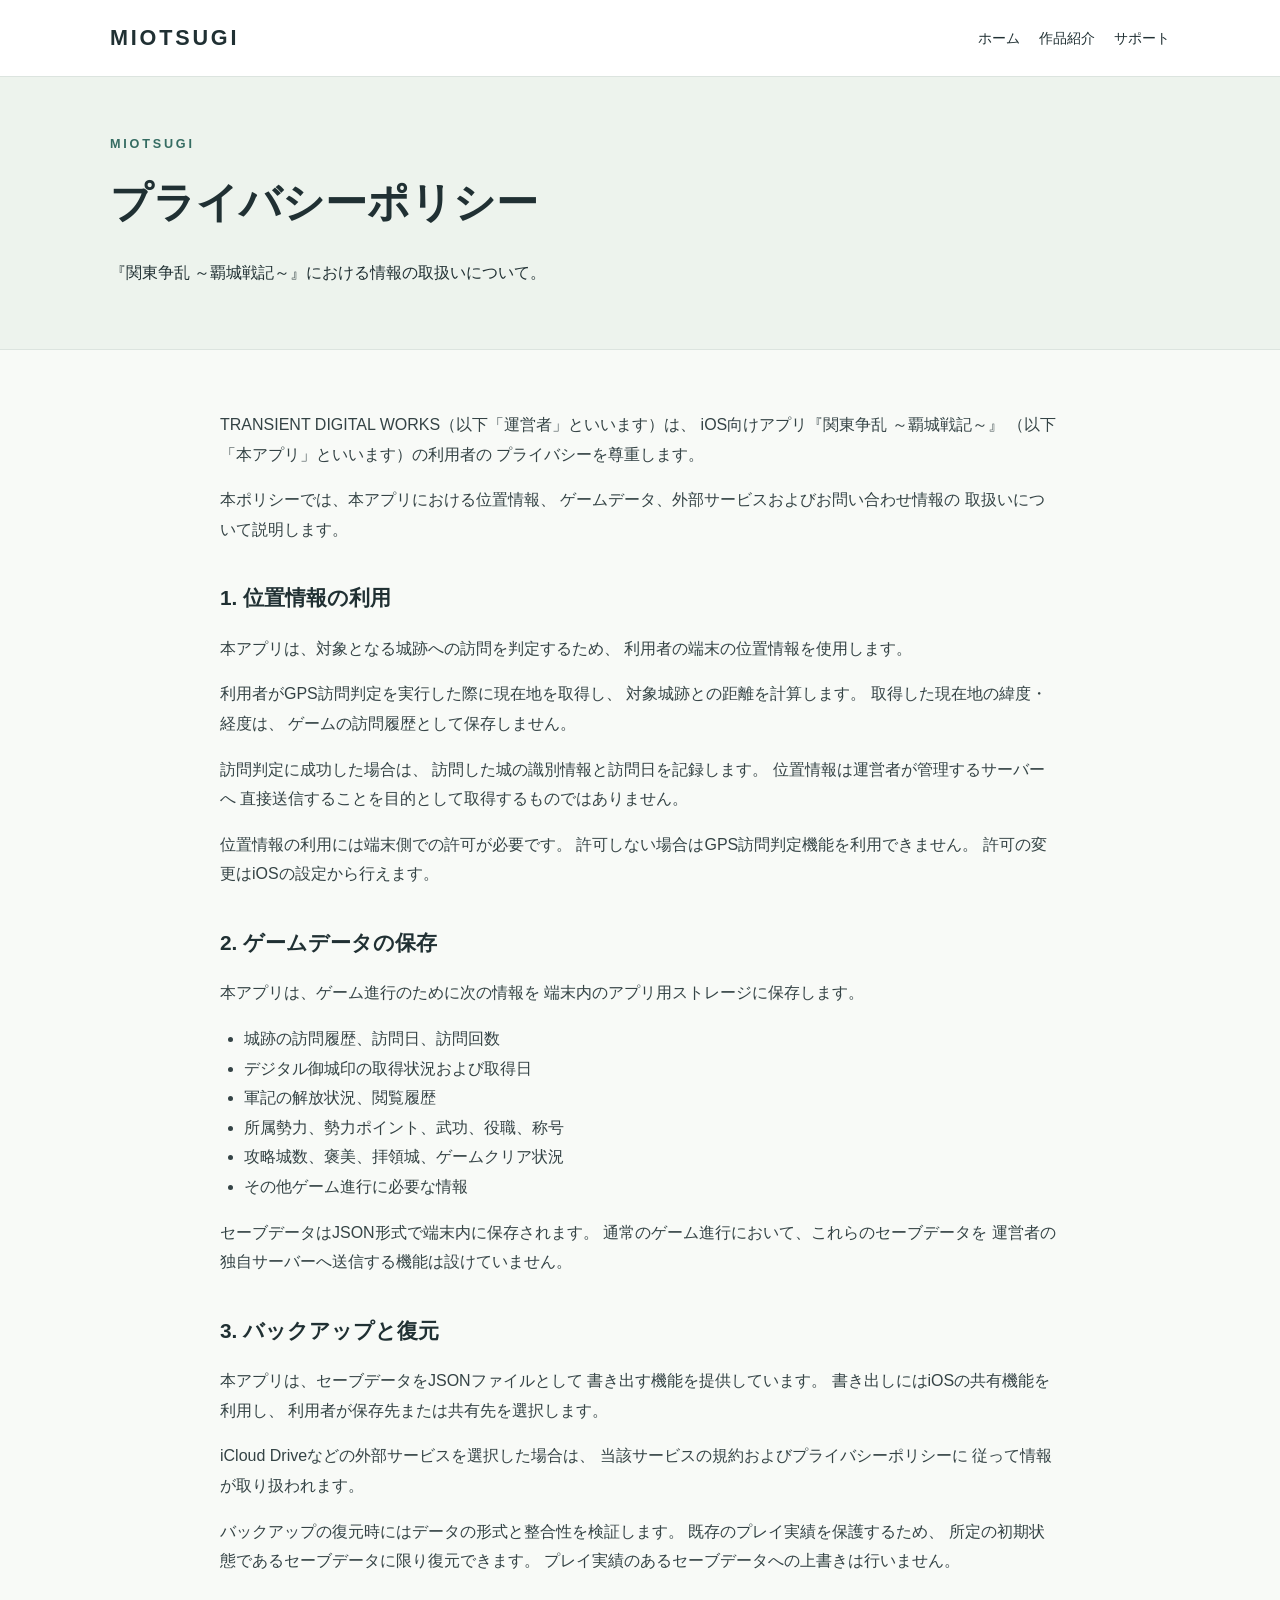
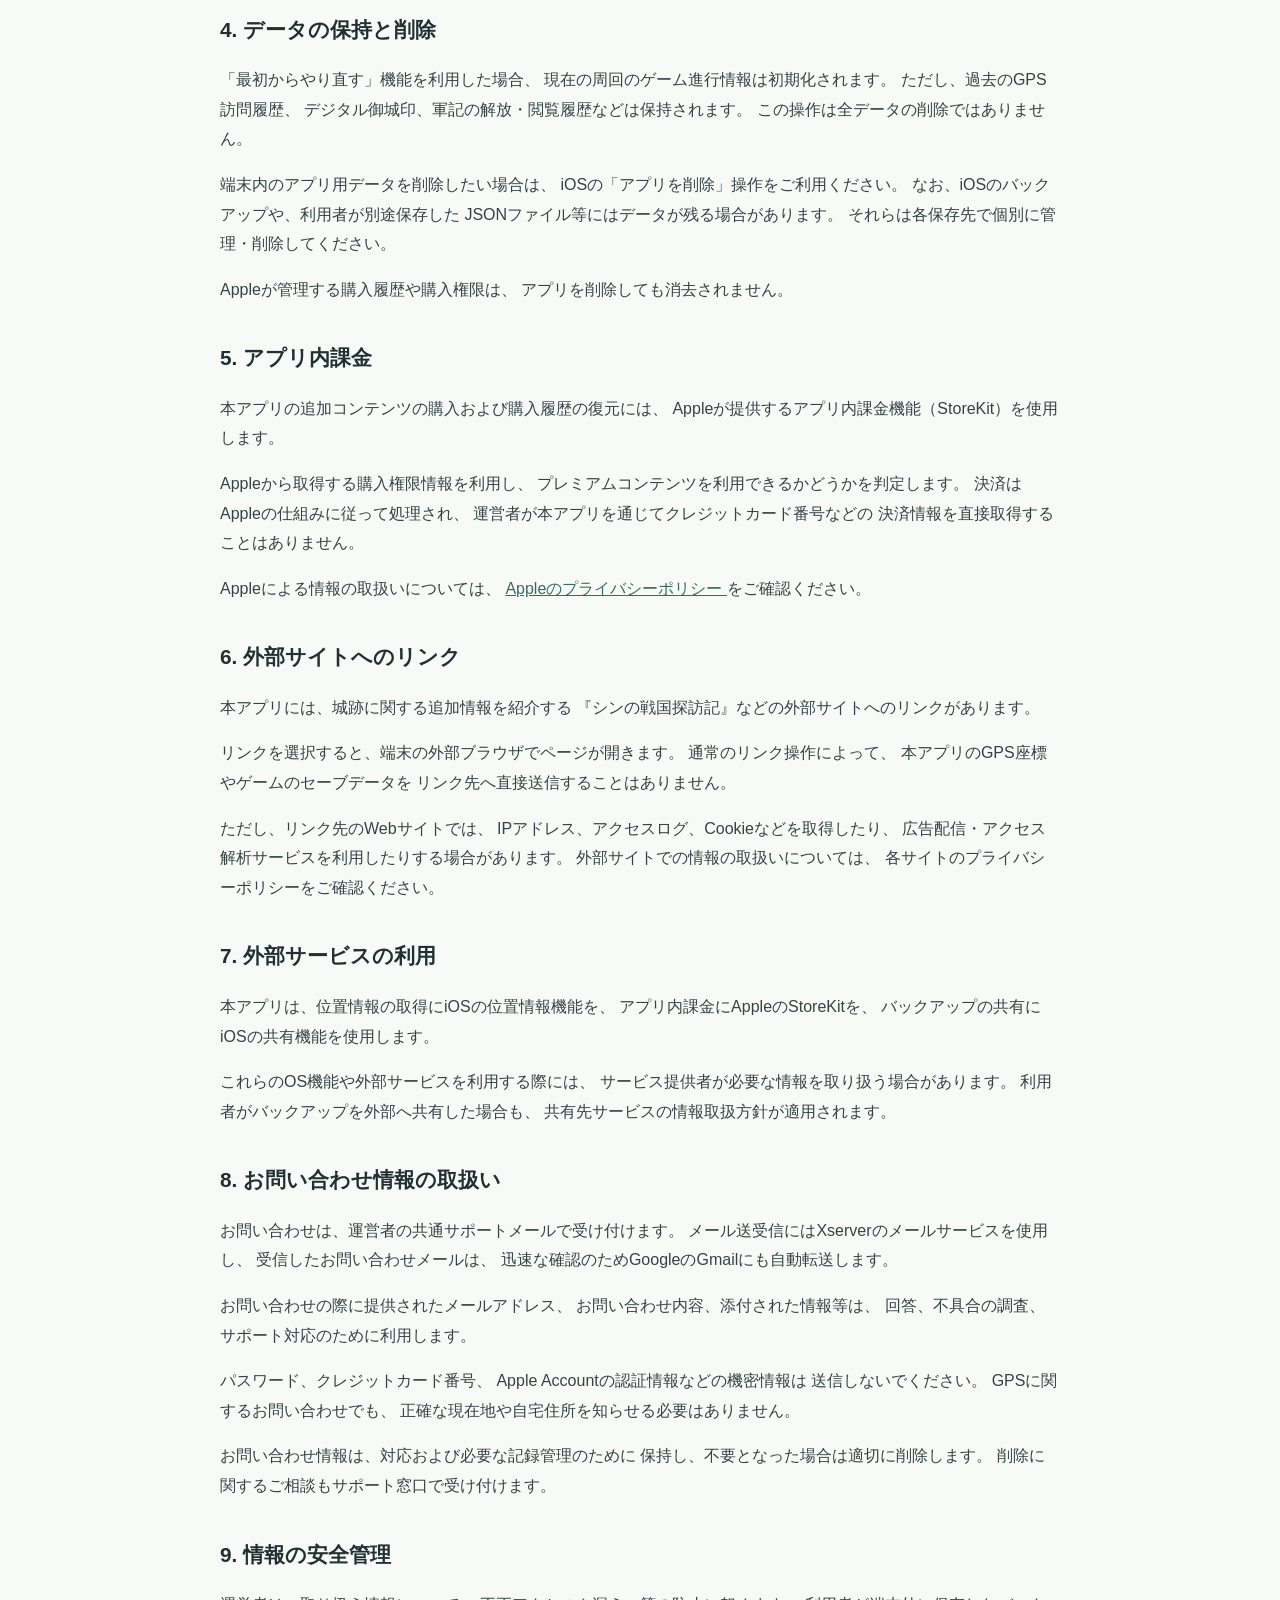
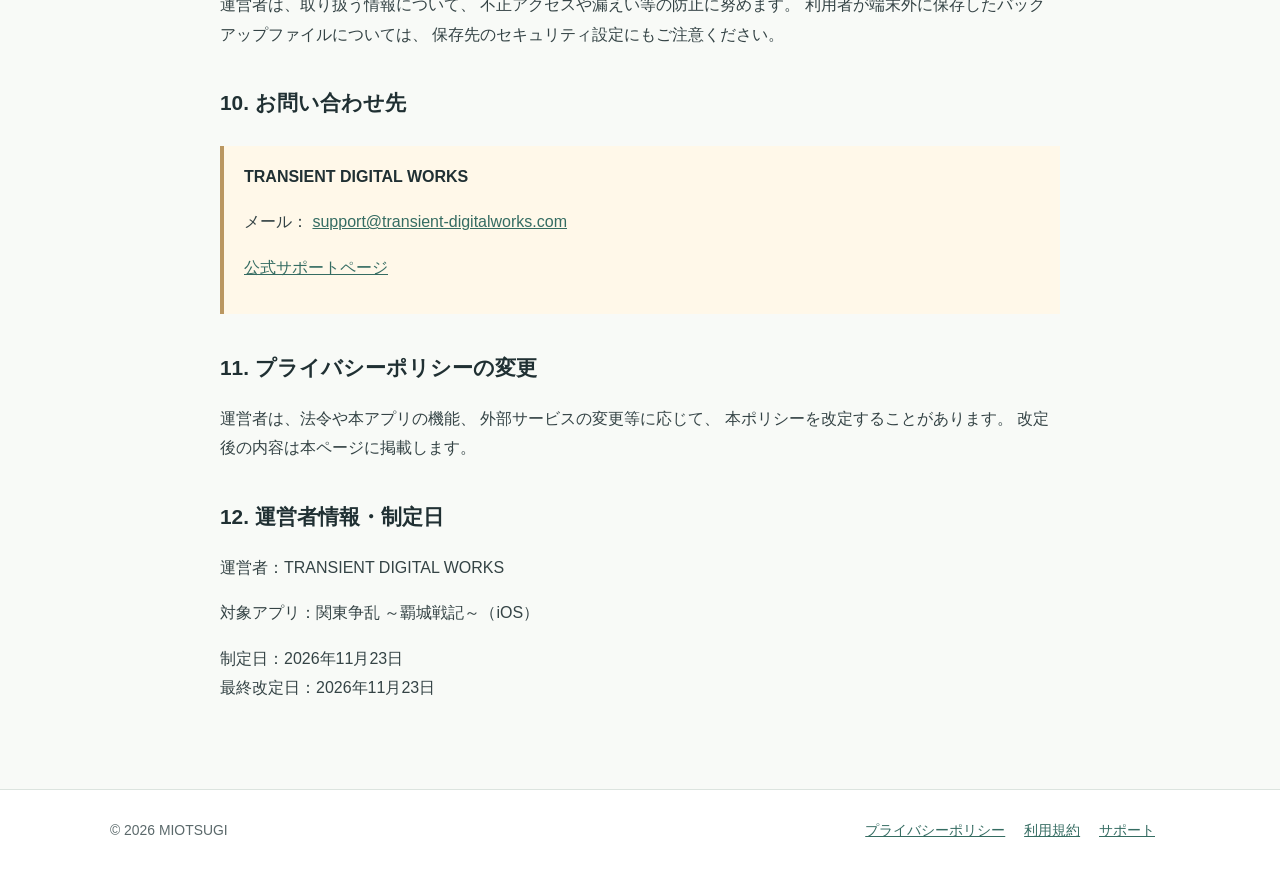
<file: privacy/hajo-senki/index.html>
<!DOCTYPE html>
<html lang="ja">
<head>
  <meta charset="utf-8">
  <meta name="viewport" content="width=device-width, initial-scale=1">
  <meta name="description" content="『関東争乱 ～覇城戦記～』のプライバシーポリシー。位置情報、ゲームデータ、アプリ内課金、外部サービス等の取扱いについて。">
  <meta name="theme-color" content="#356c62">
  <title>プライバシーポリシー | MIOTSUGI</title>
  <link rel="stylesheet" href="../../assets/css/style.css">
</head>
<body>

<header class="site-header">
  <div class="wrap nav">
    <a class="logo" href="../../">MIOTSUGI</a>
    <nav class="navlinks" aria-label="メインナビゲーション">
      <a href="../../">ホーム</a>
      <a href="../../games/hajo-senki/">作品紹介</a>
      <a href="../../support/">サポート</a>
    </nav>
  </div>
</header>

<main>
  <section class="pagehead">
    <div class="wrap">
      <div class="eyebrow">MIOTSUGI</div>
      <h1>プライバシーポリシー</h1>
      <p>『関東争乱 ～覇城戦記～』における情報の取扱いについて。</p>
    </div>
  </section>

  <section class="content wrap">

    <p>
      TRANSIENT DIGITAL WORKS（以下「運営者」といいます）は、
      iOS向けアプリ『関東争乱 ～覇城戦記～』
      （以下「本アプリ」といいます）の利用者の
      プライバシーを尊重します。
    </p>
    <p>
      本ポリシーでは、本アプリにおける位置情報、
      ゲームデータ、外部サービスおよびお問い合わせ情報の
      取扱いについて説明します。
    </p>

    <h2>1. 位置情報の利用</h2>
    <p>
      本アプリは、対象となる城跡への訪問を判定するため、
      利用者の端末の位置情報を使用します。
    </p>
    <p>
      利用者がGPS訪問判定を実行した際に現在地を取得し、
      対象城跡との距離を計算します。
      取得した現在地の緯度・経度は、
      ゲームの訪問履歴として保存しません。
    </p>
    <p>
      訪問判定に成功した場合は、
      訪問した城の識別情報と訪問日を記録します。
      位置情報は運営者が管理するサーバーへ
      直接送信することを目的として取得するものではありません。
    </p>
    <p>
      位置情報の利用には端末側での許可が必要です。
      許可しない場合はGPS訪問判定機能を利用できません。
      許可の変更はiOSの設定から行えます。
    </p>

    <h2>2. ゲームデータの保存</h2>
    <p>
      本アプリは、ゲーム進行のために次の情報を
      端末内のアプリ用ストレージに保存します。
    </p>
    <ul>
      <li>城跡の訪問履歴、訪問日、訪問回数</li>
      <li>デジタル御城印の取得状況および取得日</li>
      <li>軍記の解放状況、閲覧履歴</li>
      <li>所属勢力、勢力ポイント、武功、役職、称号</li>
      <li>攻略城数、褒美、拝領城、ゲームクリア状況</li>
      <li>その他ゲーム進行に必要な情報</li>
    </ul>
    <p>
      セーブデータはJSON形式で端末内に保存されます。
      通常のゲーム進行において、これらのセーブデータを
      運営者の独自サーバーへ送信する機能は設けていません。
    </p>

    <h2>3. バックアップと復元</h2>
    <p>
      本アプリは、セーブデータをJSONファイルとして
      書き出す機能を提供しています。
      書き出しにはiOSの共有機能を利用し、
      利用者が保存先または共有先を選択します。
    </p>
    <p>
      iCloud Driveなどの外部サービスを選択した場合は、
      当該サービスの規約およびプライバシーポリシーに
      従って情報が取り扱われます。
    </p>
    <p>
      バックアップの復元時にはデータの形式と整合性を検証します。
      既存のプレイ実績を保護するため、
      所定の初期状態であるセーブデータに限り復元できます。
      プレイ実績のあるセーブデータへの上書きは行いません。
    </p>

    <h2>4. データの保持と削除</h2>
    <p>
      「最初からやり直す」機能を利用した場合、
      現在の周回のゲーム進行情報は初期化されます。
      ただし、過去のGPS訪問履歴、
      デジタル御城印、軍記の解放・閲覧履歴などは保持されます。
      この操作は全データの削除ではありません。
    </p>
    <p>
      端末内のアプリ用データを削除したい場合は、
      iOSの「アプリを削除」操作をご利用ください。
      なお、iOSのバックアップや、利用者が別途保存した
      JSONファイル等にはデータが残る場合があります。
      それらは各保存先で個別に管理・削除してください。
    </p>
    <p>
      Appleが管理する購入履歴や購入権限は、
      アプリを削除しても消去されません。
    </p>

    <h2>5. アプリ内課金</h2>
    <p>
      本アプリの追加コンテンツの購入および購入履歴の復元には、
      Appleが提供するアプリ内課金機能（StoreKit）を使用します。
    </p>
    <p>
      Appleから取得する購入権限情報を利用し、
      プレミアムコンテンツを利用できるかどうかを判定します。
      決済はAppleの仕組みに従って処理され、
      運営者が本アプリを通じてクレジットカード番号などの
      決済情報を直接取得することはありません。
    </p>
    <p>
      Appleによる情報の取扱いについては、
      <a href="https://www.apple.com/jp/legal/privacy/"
         target="_blank" rel="noopener noreferrer">
        Appleのプライバシーポリシー
      </a>
      をご確認ください。
    </p>

    <h2>6. 外部サイトへのリンク</h2>
    <p>
      本アプリには、城跡に関する追加情報を紹介する
      『シンの戦国探訪記』などの外部サイトへのリンクがあります。
    </p>
    <p>
      リンクを選択すると、端末の外部ブラウザでページが開きます。
      通常のリンク操作によって、
      本アプリのGPS座標やゲームのセーブデータを
      リンク先へ直接送信することはありません。
    </p>
    <p>
      ただし、リンク先のWebサイトでは、
      IPアドレス、アクセスログ、Cookieなどを取得したり、
      広告配信・アクセス解析サービスを利用したりする場合があります。
      外部サイトでの情報の取扱いについては、
      各サイトのプライバシーポリシーをご確認ください。
    </p>

    <h2>7. 外部サービスの利用</h2>
    <p>
      本アプリは、位置情報の取得にiOSの位置情報機能を、
      アプリ内課金にAppleのStoreKitを、
      バックアップの共有にiOSの共有機能を使用します。
    </p>
    <p>
      これらのOS機能や外部サービスを利用する際には、
      サービス提供者が必要な情報を取り扱う場合があります。
      利用者がバックアップを外部へ共有した場合も、
      共有先サービスの情報取扱方針が適用されます。
    </p>

    <h2>8. お問い合わせ情報の取扱い</h2>
    <p>
      お問い合わせは、運営者の共通サポートメールで受け付けます。
      メール送受信にはXserverのメールサービスを使用し、
      受信したお問い合わせメールは、
      迅速な確認のためGoogleのGmailにも自動転送します。
    </p>
    <p>
      お問い合わせの際に提供されたメールアドレス、
      お問い合わせ内容、添付された情報等は、
      回答、不具合の調査、サポート対応のために利用します。
    </p>
    <p>
      パスワード、クレジットカード番号、
      Apple Accountの認証情報などの機密情報は
      送信しないでください。
      GPSに関するお問い合わせでも、
      正確な現在地や自宅住所を知らせる必要はありません。
    </p>
    <p>
      お問い合わせ情報は、対応および必要な記録管理のために
      保持し、不要となった場合は適切に削除します。
      削除に関するご相談もサポート窓口で受け付けます。
    </p>

    <h2>9. 情報の安全管理</h2>
    <p>
      運営者は、取り扱う情報について、
      不正アクセスや漏えい等の防止に努めます。
      利用者が端末外に保存したバックアップファイルについては、
      保存先のセキュリティ設定にもご注意ください。
    </p>

    <h2>10. お問い合わせ先</h2>
    <div class="note">
      <strong>TRANSIENT DIGITAL WORKS</strong>
      <p style="overflow-wrap:anywhere;">
        メール：
        <a href="mailto:support@transient-digitalworks.com">
          support@transient-digitalworks.com
        </a>
      </p>
      <p>
        <a href="../../support/">公式サポートページ</a>
      </p>
    </div>

    <h2>11. プライバシーポリシーの変更</h2>
    <p>
      運営者は、法令や本アプリの機能、
      外部サービスの変更等に応じて、
      本ポリシーを改定することがあります。
      改定後の内容は本ページに掲載します。
    </p>

    <h2>12. 運営者情報・制定日</h2>
    <p>
      運営者：TRANSIENT DIGITAL WORKS
    </p>
    <p>
      対象アプリ：関東争乱 ～覇城戦記～（iOS）
    </p>
    <p>
      制定日：2026年11月23日<br>
      最終改定日：2026年11月23日
    </p>

  </section>
</main>

<footer class="footer">
  <div class="wrap">
    <span>© 2026 MIOTSUGI</span>
    <div>
      <a href="../../privacy/hajo-senki/">プライバシーポリシー</a>
      <a href="../../terms/hajo-senki/">利用規約</a>
      <a href="../../support/">サポート</a>
    </div>
  </div>
</footer>

</body>
</html>
</file>
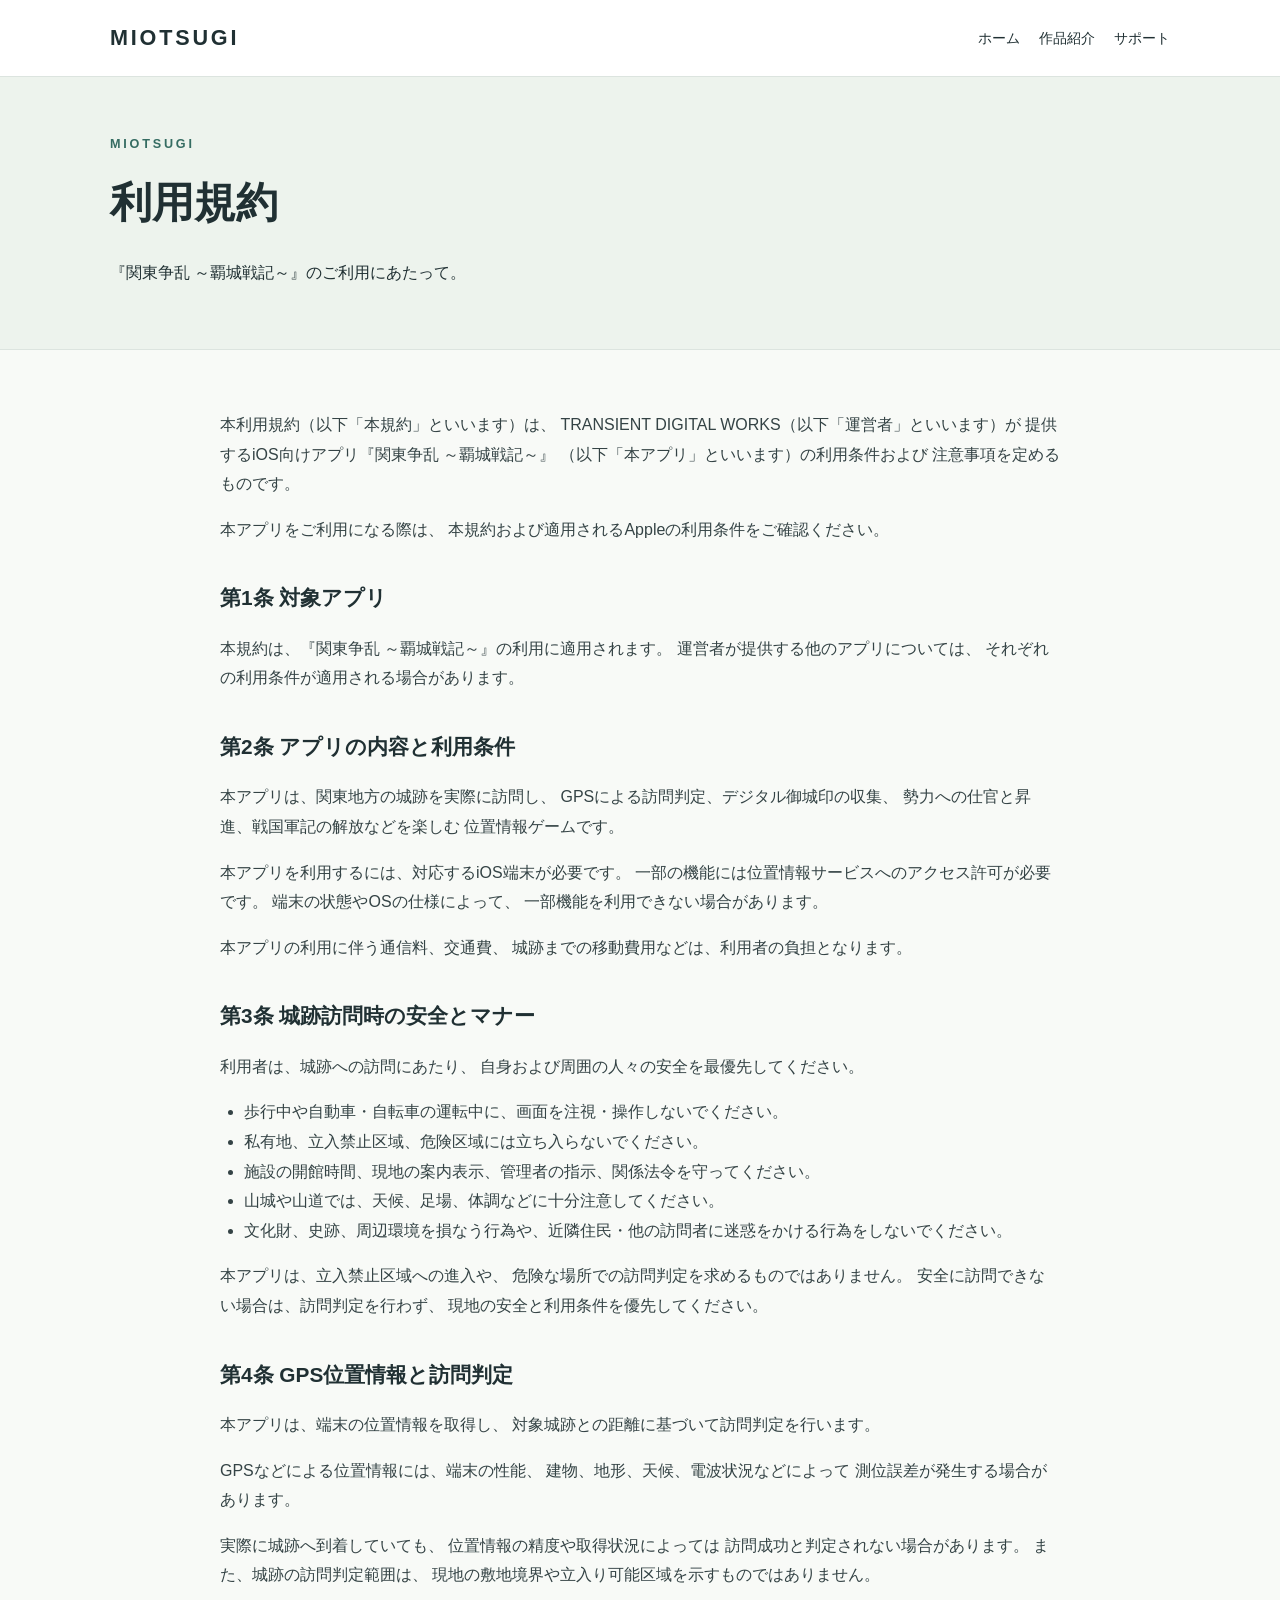
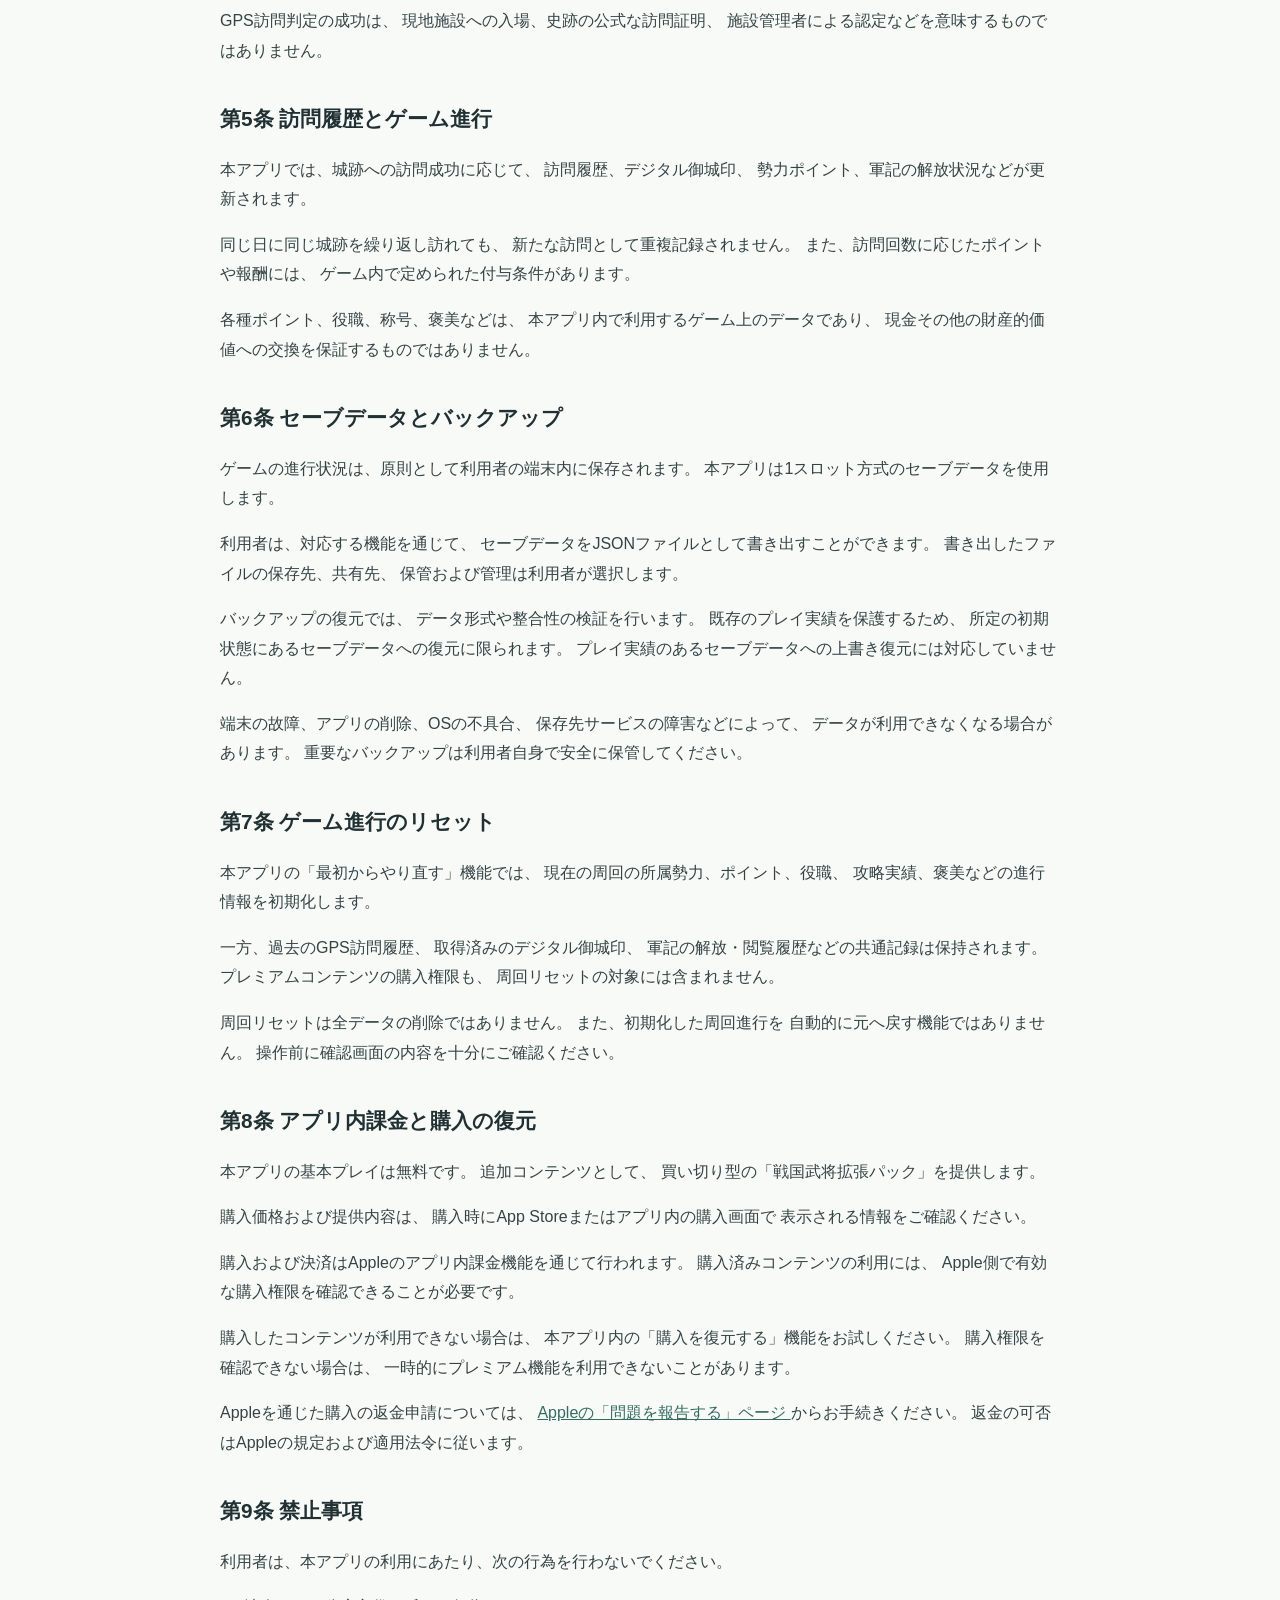
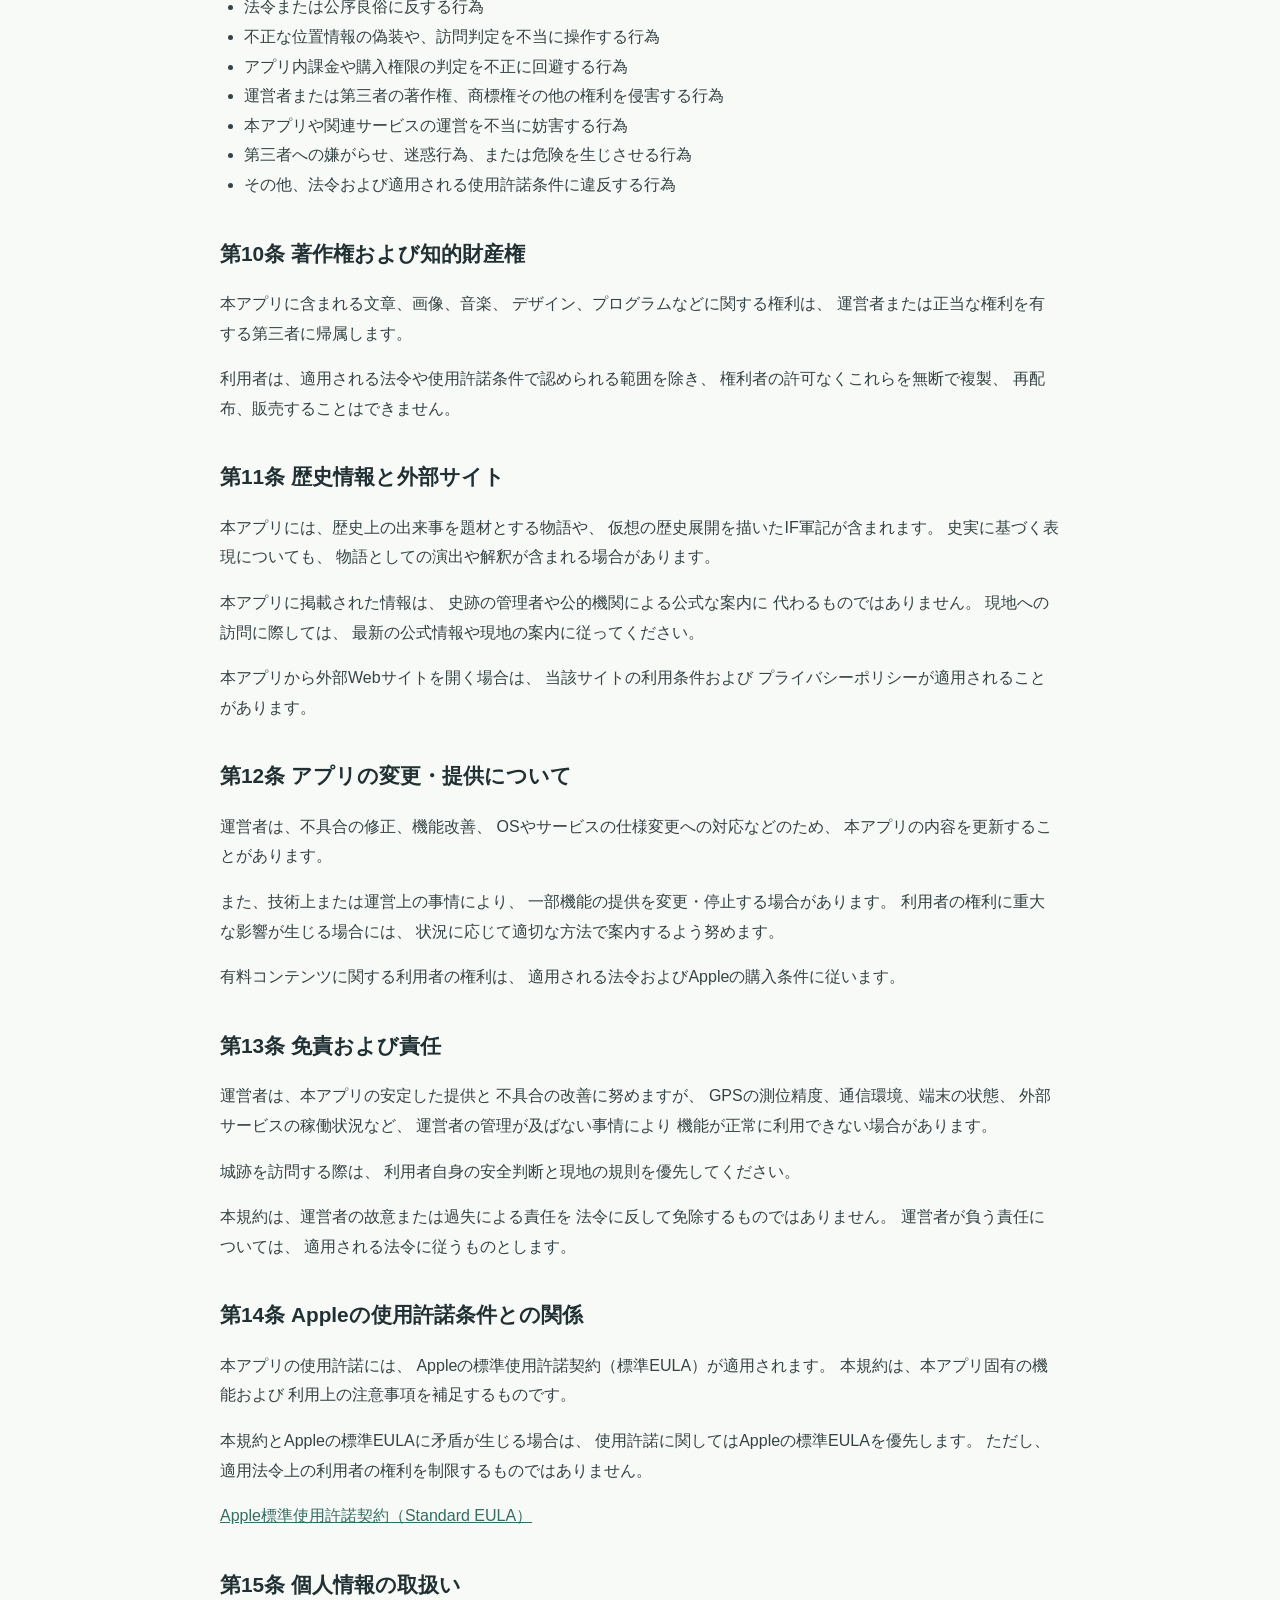
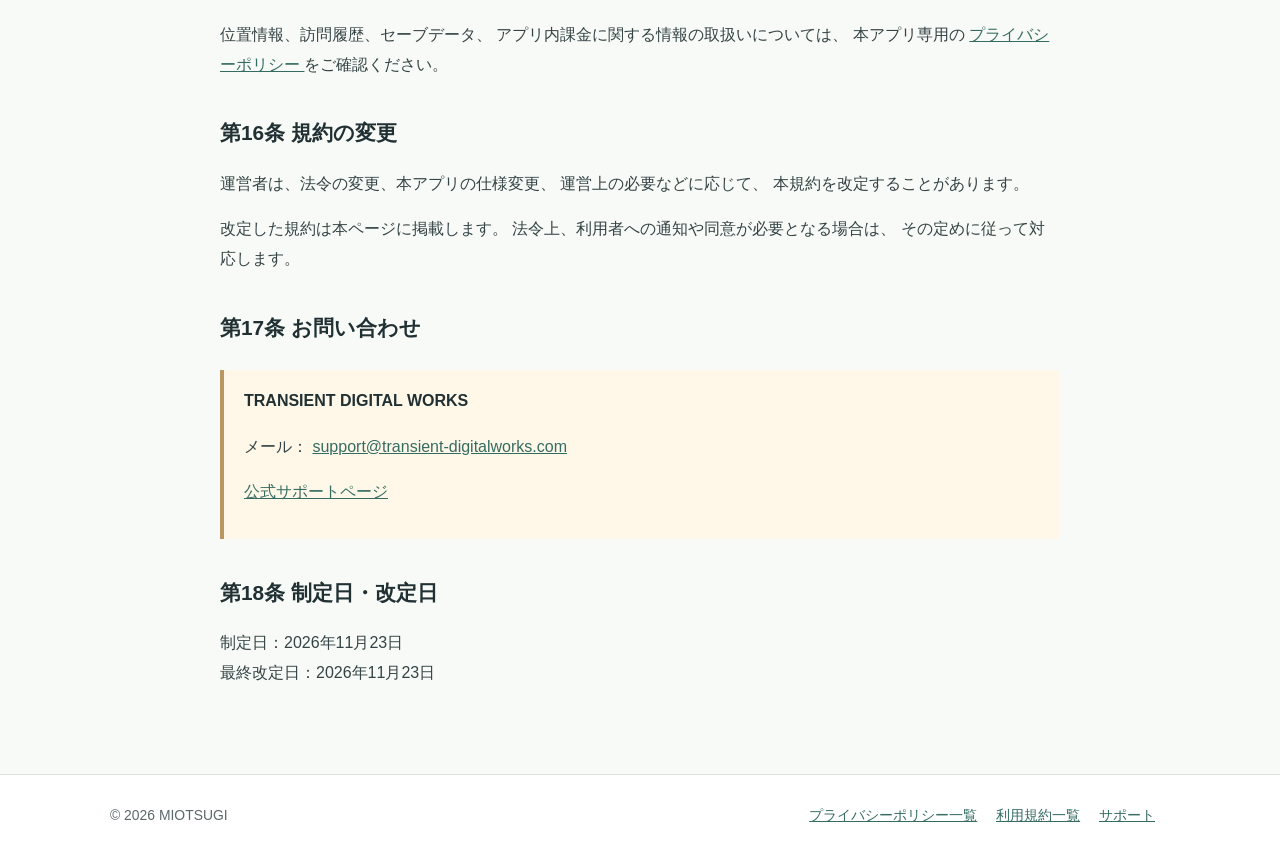
<file: terms/hajo-senki/index.html>
<!DOCTYPE html>
<html lang="ja">
<head>
  <meta charset="utf-8">
  <meta name="viewport" content="width=device-width, initial-scale=1">
  <meta name="description" content="『関東争乱 ～覇城戦記～』の利用規約。GPS訪問判定、セーブデータ、アプリ内課金、安全上の注意事項など。">
  <meta name="theme-color" content="#356c62">
  <title>関東争乱 ～覇城戦記～ 利用規約 | MIOTSUGI</title>
  <link rel="stylesheet" href="../../assets/css/style.css">
</head>
<body>

<header class="site-header">
  <div class="wrap nav">
    <a class="logo" href="../../">MIOTSUGI</a>
    <nav class="navlinks" aria-label="メインナビゲーション">
      <a href="../../">ホーム</a>
      <a href="../../games/hajo-senki/">作品紹介</a>
      <a href="../../support/">サポート</a>
    </nav>
  </div>
</header>

<main>
  <section class="pagehead">
    <div class="wrap">
      <div class="eyebrow">MIOTSUGI</div>
      <h1>利用規約</h1>
      <p>『関東争乱 ～覇城戦記～』のご利用にあたって。</p>
    </div>
  </section>

  <section class="content wrap">

    <p>
      本利用規約（以下「本規約」といいます）は、
      TRANSIENT DIGITAL WORKS（以下「運営者」といいます）が
      提供するiOS向けアプリ『関東争乱 ～覇城戦記～』
      （以下「本アプリ」といいます）の利用条件および
      注意事項を定めるものです。
    </p>
    <p>
      本アプリをご利用になる際は、
      本規約および適用されるAppleの利用条件をご確認ください。
    </p>

    <h2>第1条 対象アプリ</h2>
    <p>
      本規約は、『関東争乱 ～覇城戦記～』の利用に適用されます。
      運営者が提供する他のアプリについては、
      それぞれの利用条件が適用される場合があります。
    </p>

    <h2>第2条 アプリの内容と利用条件</h2>
    <p>
      本アプリは、関東地方の城跡を実際に訪問し、
      GPSによる訪問判定、デジタル御城印の収集、
      勢力への仕官と昇進、戦国軍記の解放などを楽しむ
      位置情報ゲームです。
    </p>
    <p>
      本アプリを利用するには、対応するiOS端末が必要です。
      一部の機能には位置情報サービスへのアクセス許可が必要です。
      端末の状態やOSの仕様によって、
      一部機能を利用できない場合があります。
    </p>
    <p>
      本アプリの利用に伴う通信料、交通費、
      城跡までの移動費用などは、利用者の負担となります。
    </p>

    <h2>第3条 城跡訪問時の安全とマナー</h2>
    <p>
      利用者は、城跡への訪問にあたり、
      自身および周囲の人々の安全を最優先してください。
    </p>
    <ul>
      <li>歩行中や自動車・自転車の運転中に、画面を注視・操作しないでください。</li>
      <li>私有地、立入禁止区域、危険区域には立ち入らないでください。</li>
      <li>施設の開館時間、現地の案内表示、管理者の指示、関係法令を守ってください。</li>
      <li>山城や山道では、天候、足場、体調などに十分注意してください。</li>
      <li>文化財、史跡、周辺環境を損なう行為や、近隣住民・他の訪問者に迷惑をかける行為をしないでください。</li>
    </ul>
    <p>
      本アプリは、立入禁止区域への進入や、
      危険な場所での訪問判定を求めるものではありません。
      安全に訪問できない場合は、訪問判定を行わず、
      現地の安全と利用条件を優先してください。
    </p>

    <h2>第4条 GPS位置情報と訪問判定</h2>
    <p>
      本アプリは、端末の位置情報を取得し、
      対象城跡との距離に基づいて訪問判定を行います。
    </p>
    <p>
      GPSなどによる位置情報には、端末の性能、
      建物、地形、天候、電波状況などによって
      測位誤差が発生する場合があります。
    </p>
    <p>
      実際に城跡へ到着していても、
      位置情報の精度や取得状況によっては
      訪問成功と判定されない場合があります。
      また、城跡の訪問判定範囲は、
      現地の敷地境界や立入り可能区域を示すものではありません。
    </p>
    <p>
      GPS訪問判定の成功は、
      現地施設への入場、史跡の公式な訪問証明、
      施設管理者による認定などを意味するものではありません。
    </p>

    <h2>第5条 訪問履歴とゲーム進行</h2>
    <p>
      本アプリでは、城跡への訪問成功に応じて、
      訪問履歴、デジタル御城印、
      勢力ポイント、軍記の解放状況などが更新されます。
    </p>
    <p>
      同じ日に同じ城跡を繰り返し訪れても、
      新たな訪問として重複記録されません。
      また、訪問回数に応じたポイントや報酬には、
      ゲーム内で定められた付与条件があります。
    </p>
    <p>
      各種ポイント、役職、称号、褒美などは、
      本アプリ内で利用するゲーム上のデータであり、
      現金その他の財産的価値への交換を保証するものではありません。
    </p>

    <h2>第6条 セーブデータとバックアップ</h2>
    <p>
      ゲームの進行状況は、原則として利用者の端末内に保存されます。
      本アプリは1スロット方式のセーブデータを使用します。
    </p>
    <p>
      利用者は、対応する機能を通じて、
      セーブデータをJSONファイルとして書き出すことができます。
      書き出したファイルの保存先、共有先、
      保管および管理は利用者が選択します。
    </p>
    <p>
      バックアップの復元では、
      データ形式や整合性の検証を行います。
      既存のプレイ実績を保護するため、
      所定の初期状態にあるセーブデータへの復元に限られます。
      プレイ実績のあるセーブデータへの上書き復元には対応していません。
    </p>
    <p>
      端末の故障、アプリの削除、OSの不具合、
      保存先サービスの障害などによって、
      データが利用できなくなる場合があります。
      重要なバックアップは利用者自身で安全に保管してください。
    </p>

    <h2>第7条 ゲーム進行のリセット</h2>
    <p>
      本アプリの「最初からやり直す」機能では、
      現在の周回の所属勢力、ポイント、役職、
      攻略実績、褒美などの進行情報を初期化します。
    </p>
    <p>
      一方、過去のGPS訪問履歴、
      取得済みのデジタル御城印、
      軍記の解放・閲覧履歴などの共通記録は保持されます。
      プレミアムコンテンツの購入権限も、
      周回リセットの対象には含まれません。
    </p>
    <p>
      周回リセットは全データの削除ではありません。
      また、初期化した周回進行を
      自動的に元へ戻す機能ではありません。
      操作前に確認画面の内容を十分にご確認ください。
    </p>

    <h2>第8条 アプリ内課金と購入の復元</h2>
    <p>
      本アプリの基本プレイは無料です。
      追加コンテンツとして、
      買い切り型の「戦国武将拡張パック」を提供します。
    </p>
    <p>
      購入価格および提供内容は、
      購入時にApp Storeまたはアプリ内の購入画面で
      表示される情報をご確認ください。
    </p>
    <p>
      購入および決済はAppleのアプリ内課金機能を通じて行われます。
      購入済みコンテンツの利用には、
      Apple側で有効な購入権限を確認できることが必要です。
    </p>
    <p>
      購入したコンテンツが利用できない場合は、
      本アプリ内の「購入を復元する」機能をお試しください。
      購入権限を確認できない場合は、
      一時的にプレミアム機能を利用できないことがあります。
    </p>
    <p>
      Appleを通じた購入の返金申請については、
      <a href="https://reportaproblem.apple.com/"
         target="_blank" rel="noopener noreferrer">
        Appleの「問題を報告する」ページ
      </a>
      からお手続きください。
      返金の可否はAppleの規定および適用法令に従います。
    </p>

    <h2>第9条 禁止事項</h2>
    <p>利用者は、本アプリの利用にあたり、次の行為を行わないでください。</p>
    <ul>
      <li>法令または公序良俗に反する行為</li>
      <li>不正な位置情報の偽装や、訪問判定を不当に操作する行為</li>
      <li>アプリ内課金や購入権限の判定を不正に回避する行為</li>
      <li>運営者または第三者の著作権、商標権その他の権利を侵害する行為</li>
      <li>本アプリや関連サービスの運営を不当に妨害する行為</li>
      <li>第三者への嫌がらせ、迷惑行為、または危険を生じさせる行為</li>
      <li>その他、法令および適用される使用許諾条件に違反する行為</li>
    </ul>

    <h2>第10条 著作権および知的財産権</h2>
    <p>
      本アプリに含まれる文章、画像、音楽、
      デザイン、プログラムなどに関する権利は、
      運営者または正当な権利を有する第三者に帰属します。
    </p>
    <p>
      利用者は、適用される法令や使用許諾条件で認められる範囲を除き、
      権利者の許可なくこれらを無断で複製、
      再配布、販売することはできません。
    </p>

    <h2>第11条 歴史情報と外部サイト</h2>
    <p>
      本アプリには、歴史上の出来事を題材とする物語や、
      仮想の歴史展開を描いたIF軍記が含まれます。
      史実に基づく表現についても、
      物語としての演出や解釈が含まれる場合があります。
    </p>
    <p>
      本アプリに掲載された情報は、
      史跡の管理者や公的機関による公式な案内に
      代わるものではありません。
      現地への訪問に際しては、
      最新の公式情報や現地の案内に従ってください。
    </p>
    <p>
      本アプリから外部Webサイトを開く場合は、
      当該サイトの利用条件および
      プライバシーポリシーが適用されることがあります。
    </p>

    <h2>第12条 アプリの変更・提供について</h2>
    <p>
      運営者は、不具合の修正、機能改善、
      OSやサービスの仕様変更への対応などのため、
      本アプリの内容を更新することがあります。
    </p>
    <p>
      また、技術上または運営上の事情により、
      一部機能の提供を変更・停止する場合があります。
      利用者の権利に重大な影響が生じる場合には、
      状況に応じて適切な方法で案内するよう努めます。
    </p>
    <p>
      有料コンテンツに関する利用者の権利は、
      適用される法令およびAppleの購入条件に従います。
    </p>

    <h2>第13条 免責および責任</h2>
    <p>
      運営者は、本アプリの安定した提供と
      不具合の改善に努めますが、
      GPSの測位精度、通信環境、端末の状態、
      外部サービスの稼働状況など、
      運営者の管理が及ばない事情により
      機能が正常に利用できない場合があります。
    </p>
    <p>
      城跡を訪問する際は、
      利用者自身の安全判断と現地の規則を優先してください。
    </p>
    <p>
      本規約は、運営者の故意または過失による責任を
      法令に反して免除するものではありません。
      運営者が負う責任については、
      適用される法令に従うものとします。
    </p>

    <h2>第14条 Appleの使用許諾条件との関係</h2>
    <p>
      本アプリの使用許諾には、
      Appleの標準使用許諾契約（標準EULA）が適用されます。
      本規約は、本アプリ固有の機能および
      利用上の注意事項を補足するものです。
    </p>
    <p>
      本規約とAppleの標準EULAに矛盾が生じる場合は、
      使用許諾に関してはAppleの標準EULAを優先します。
      ただし、適用法令上の利用者の権利を制限するものではありません。
    </p>
    <p>
      <a href="https://www.apple.com/legal/internet-services/itunes/dev/stdeula/"
         target="_blank" rel="noopener noreferrer">
        Apple標準使用許諾契約（Standard EULA）
      </a>
    </p>

    <h2>第15条 個人情報の取扱い</h2>
    <p>
      位置情報、訪問履歴、セーブデータ、
      アプリ内課金に関する情報の取扱いについては、
      本アプリ専用の
      <a href="../../privacy/hajo-senki/">
        プライバシーポリシー
      </a>
      をご確認ください。
    </p>

    <h2>第16条 規約の変更</h2>
    <p>
      運営者は、法令の変更、本アプリの仕様変更、
      運営上の必要などに応じて、
      本規約を改定することがあります。
    </p>
    <p>
      改定した規約は本ページに掲載します。
      法令上、利用者への通知や同意が必要となる場合は、
      その定めに従って対応します。
    </p>

    <h2>第17条 お問い合わせ</h2>
    <div class="note">
      <strong>TRANSIENT DIGITAL WORKS</strong>
      <p style="overflow-wrap:anywhere;">
        メール：
        <a href="mailto:support@transient-digitalworks.com">
          support@transient-digitalworks.com
        </a>
      </p>
      <p>
        <a href="../../support/">
          公式サポートページ
        </a>
      </p>
    </div>

    <h2>第18条 制定日・改定日</h2>
    <p>
      制定日：2026年11月23日<br>
      最終改定日：2026年11月23日
    </p>

  </section>
</main>

<footer class="footer">
  <div class="wrap">
    <span>© 2026 MIOTSUGI</span>
    <div>
      <a href="../../privacy/">プライバシーポリシー一覧</a>
      <a href="../../terms/">利用規約一覧</a>
      <a href="../../support/">サポート</a>
    </div>
  </div>
</footer>

</body>
</html>
</file>
<file: assets/css/style.css>
@charset "UTF-8";
:root{color-scheme:light;--ink:#203033;--muted:#5b696b;--line:#dce4df;--bg:#f8faf7;--paper:#fff;--accent:#356c62;--warm:#ba9761;--soft:#ecf3ee}*{box-sizing:border-box}html{scroll-behavior:smooth}body{margin:0;background:var(--bg);color:var(--ink);font-family:-apple-system,BlinkMacSystemFont,"Hiragino Kaku Gothic ProN","Yu Gothic",Meiryo,sans-serif;line-height:1.85}a{color:var(--accent)}a:hover{text-decoration-thickness:2px}.wrap{width:min(1060px,calc(100% - 40px));margin:auto}.site-header{background:rgba(255,255,255,.96);border-bottom:1px solid var(--line)}.nav{display:flex;justify-content:space-between;align-items:center;gap:20px;min-height:76px;flex-wrap:wrap}.logo{font-weight:800;font-size:1.35rem;letter-spacing:.13em;color:var(--ink);text-decoration:none}.navlinks{display:flex;gap:19px;flex-wrap:wrap;font-size:.9rem}.navlinks a{text-decoration:none;color:var(--ink)}.hero{padding:84px 0 75px;background:linear-gradient(140deg,#e5eee6,#f7f8f4 60%,#e9e4d8)}.eyebrow{font-size:.79rem;letter-spacing:.22em;color:var(--accent);font-weight:700}.hero h1{font-size:clamp(2.3rem,7vw,4.5rem);letter-spacing:.08em;margin:12px 0 10px;line-height:1.2}.lead{font-size:clamp(1.06rem,2vw,1.35rem);max-width:720px}.section{padding:65px 0}.section h2{font-size:clamp(1.45rem,3vw,2rem);margin:0 0 15px;letter-spacing:.06em}.section .intro{color:var(--muted);max-width:780px}.cards{display:grid;grid-template-columns:repeat(2,minmax(0,1fr));gap:20px;margin-top:30px}.card{background:var(--paper);border:1px solid var(--line);border-radius:12px;padding:29px}.card h3{margin:0 0 12px;font-size:1.25rem}.card p{margin:0 0 18px;color:var(--muted)}.pill{display:inline-block;background:var(--soft);color:var(--accent);padding:3px 12px;border-radius:99px;font-size:.8rem;font-weight:700}.btn{display:inline-block;background:var(--accent);color:#fff;text-decoration:none;padding:11px 22px;border-radius:6px;font-weight:700}.btn:focus-visible,a:focus-visible{outline:3px solid var(--warm);outline-offset:4px}.banner{background:#243f3c;color:#fff;border-radius:14px;padding:48px 38px;margin-top:18px}.banner h2{color:#fff}.banner p{color:#ecf4ef}.banner .btn{background:#e6c999;color:#243f3c}.pagehead{background:#edf3ed;padding:56px 0 45px;border-bottom:1px solid var(--line)}.pagehead h1{font-size:clamp(1.8rem,4vw,2.6rem);margin:9px 0}.content{max-width:840px;padding:44px 0 70px}.content h2{margin:35px 0 10px;font-size:1.3rem}.content p,.content li{color:#344345}.content ul{padding-left:1.5em}.note{background:#fff8e9;border-left:4px solid var(--warm);padding:16px 20px;margin:23px 0}.facts{display:grid;grid-template-columns:160px 1fr;border-top:1px solid var(--line);margin-top:28px}.facts dt,.facts dd{padding:12px;border-bottom:1px solid var(--line);margin:0}.facts dt{font-weight:700}.footer{border-top:1px solid var(--line);padding:28px 0 40px;background:#fff;color:var(--muted);font-size:.87rem}.footer .wrap{display:flex;justify-content:space-between;gap:15px;flex-wrap:wrap}.footer a{margin-right:15px}.placeholder{border:1px dashed #a7b8b0;background:#edf3ed;border-radius:10px;padding:32px;text-align:center;color:#587067}.small{font-size:.9rem;color:var(--muted)}@media(max-width:680px){.wrap{width:min(100% - 30px,1060px)}.nav{padding:15px 0;align-items:flex-start}.navlinks{gap:10px 16px}.hero{padding:58px 0}.section{padding:44px 0}.cards{grid-template-columns:1fr}.card{padding:22px}.banner{padding:32px 24px}.facts{grid-template-columns:1fr}.facts dt{border-bottom:0;padding-bottom:0}.facts dd{padding-top:1px}}

/* 関東争乱：機能紹介（assets/css/style.css の末尾へ追加） */
.game-features { margin-top: 58px; }
.game-features-heading { max-width: 740px; margin-bottom: 22px; }
.game-features-kicker,.game-feature-number { margin:0 0 6px; color:var(--accent); font-size:.75rem; font-weight:700; letter-spacing:.12em; }
.game-features-heading > p:last-child { color:var(--muted); margin:0; }
.game-feature { display:grid; grid-template-columns:minmax(0,1.15fr) minmax(0,.85fr); gap:clamp(20px,4vw,48px); align-items:center; padding:32px; margin-top:22px; background:var(--paper); border:1px solid var(--line); border-radius:16px; }
.game-feature-reverse .game-feature-copy { order:2; }
.game-feature-reverse .game-shot { order:1; }
.game-feature h3 { font-size:clamp(1.35rem,2.6vw,1.75rem); line-height:1.45; margin:0 0 16px; }
.game-feature-copy p { margin:0 0 13px; color:#344345; }
.game-feature-copy p:last-child { margin-bottom:0; }
.game-shot { margin:0; min-width:0; text-align:center; }
.game-shot img { display:block; max-width:100%; width:auto; height:auto; max-height:500px; margin:0 auto; border-radius:12px; border:1px solid var(--line); box-shadow:0 7px 20px rgba(24,46,41,.09); }
.game-shot figcaption { margin-top:8px; font-size:.82rem; color:var(--muted); }
.game-feature-highlight { grid-template-columns:1fr; background:linear-gradient(140deg,#f2f7f3,#fff 65%); }
.game-feature-highlight .game-feature-copy { max-width:850px; }
.game-feature-highlight .game-shot-pair { display:grid; grid-template-columns:repeat(2,minmax(0,1fr)); gap:22px; align-items:start; }
.game-feature-highlight .game-shot img { max-height:570px; }
.game-feature-tag { display:inline-block; vertical-align:middle; font-size:.7rem; letter-spacing:0; color:#70552d; background:#f4e8ce; padding:3px 9px; border-radius:99px; white-space:nowrap; }
.game-feature-premium { background:linear-gradient(140deg,#fffaf0,#fff 65%); }
.game-premium-price { margin-top:18px!important; font-weight:700; color:var(--ink)!important; }
.game-premium-price span { font-size:.83rem; font-weight:400; color:var(--muted); }
@media (max-width:680px) {
  .game-features { margin-top:40px; }
  .game-feature { grid-template-columns:1fr; gap:18px; padding:20px; }
  .game-feature-reverse .game-feature-copy,.game-feature-reverse .game-shot { order:initial; }
  .game-shot img { max-height:560px; }
  .game-feature-highlight .game-shot-pair { grid-template-columns:1fr; gap:25px; }
  .game-feature-highlight .game-shot img { max-height:580px; }
}
</file>
